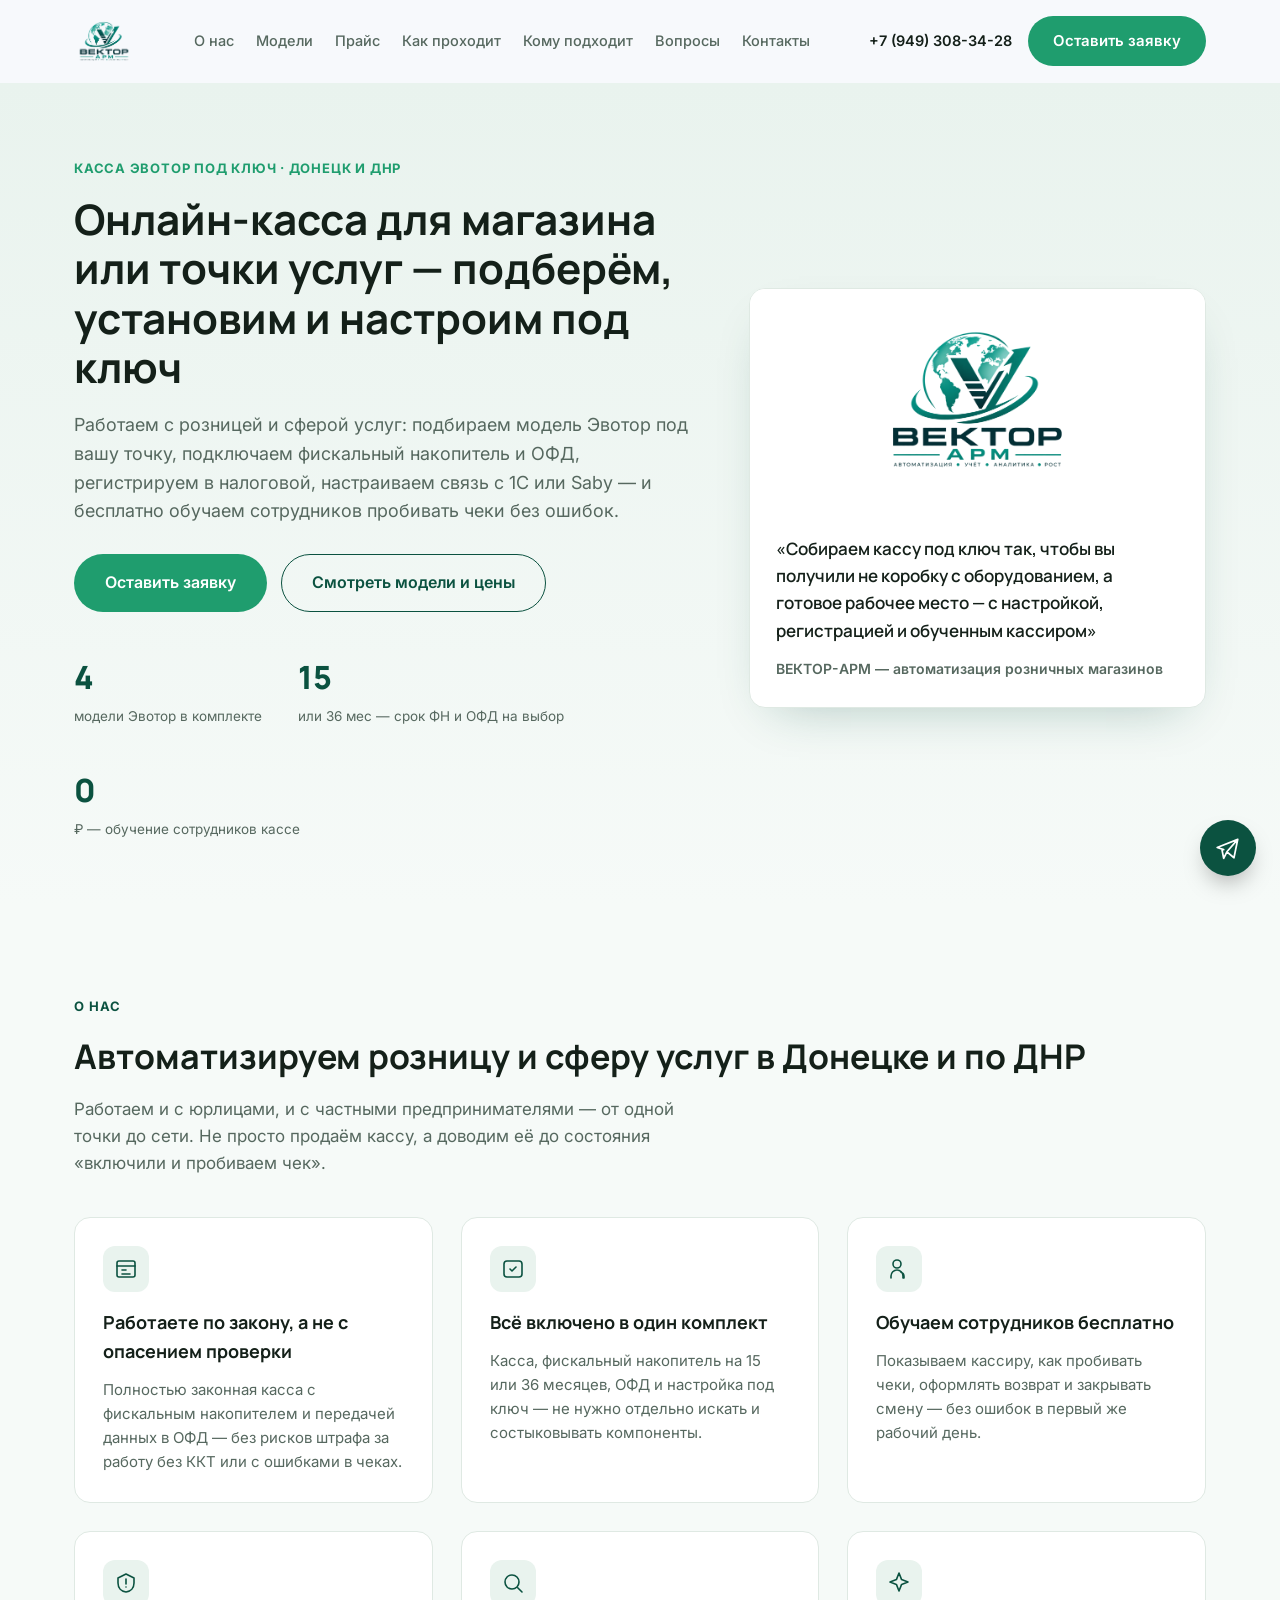
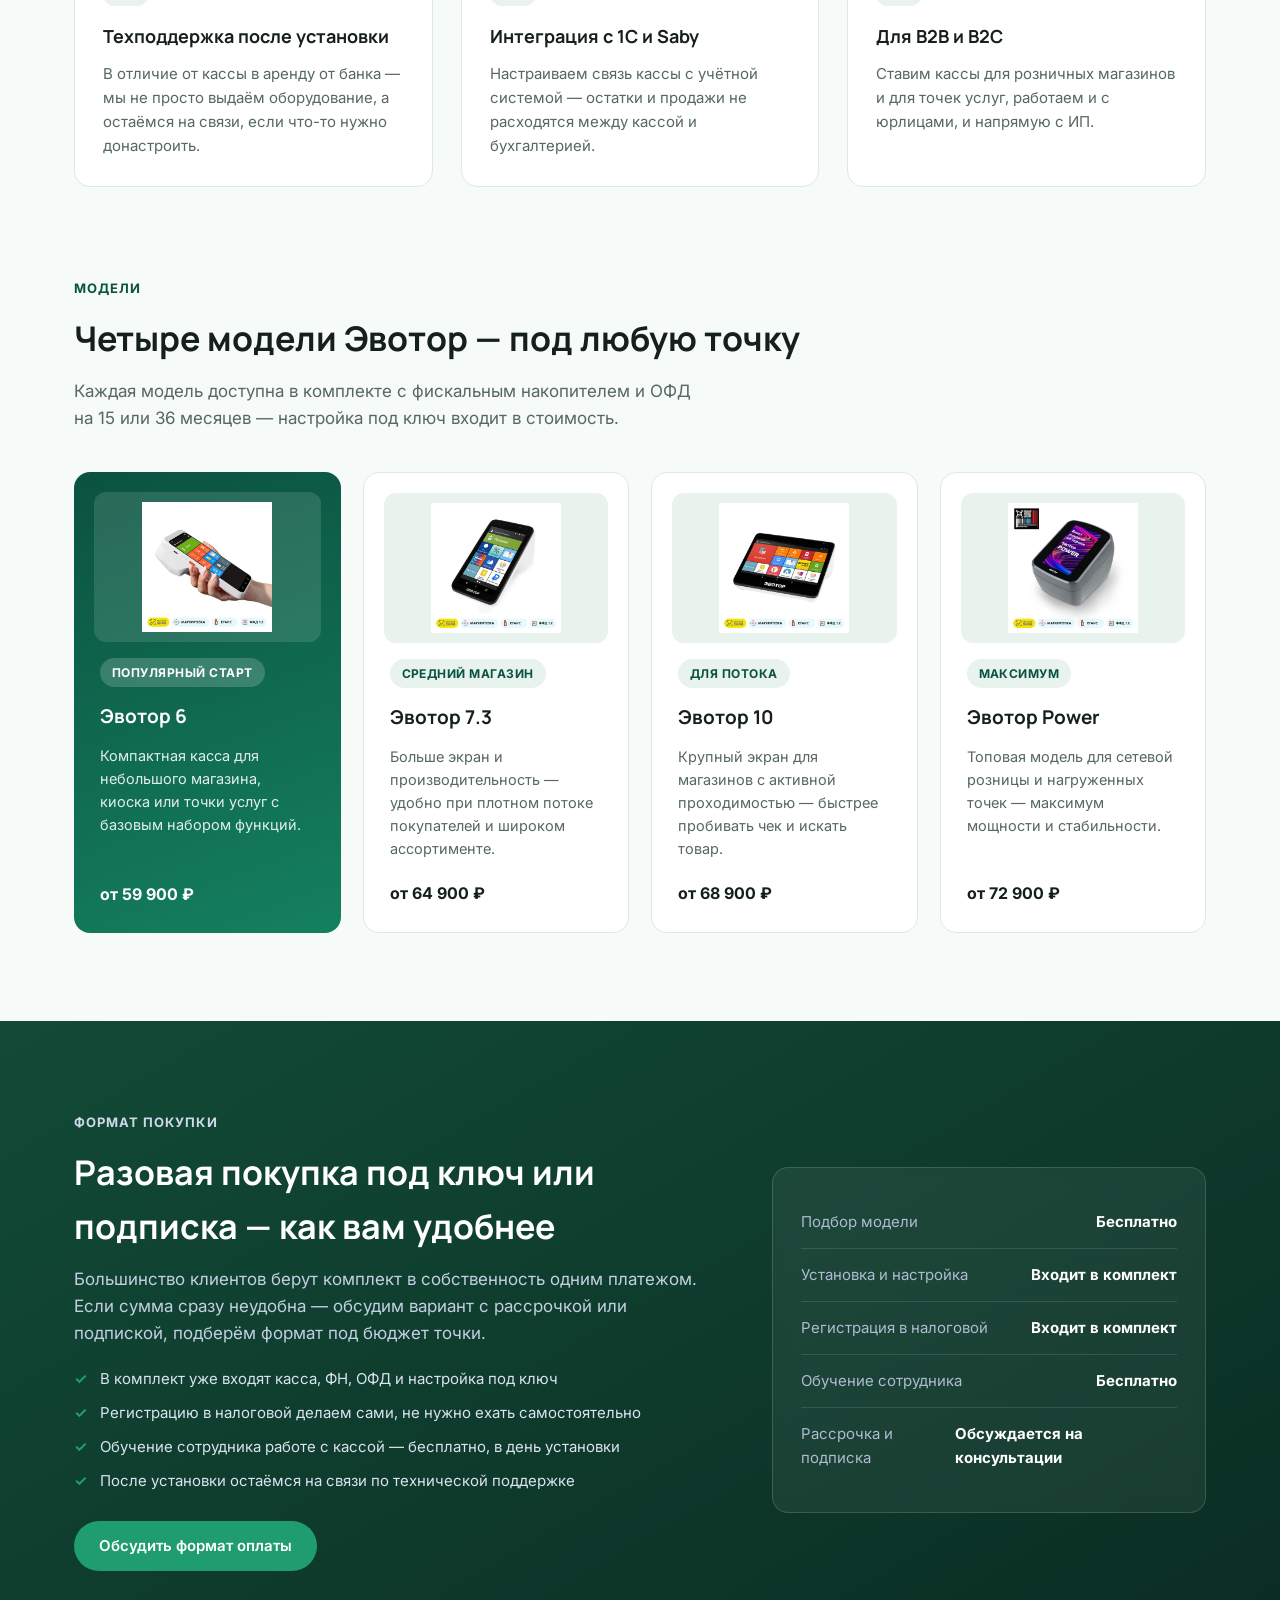
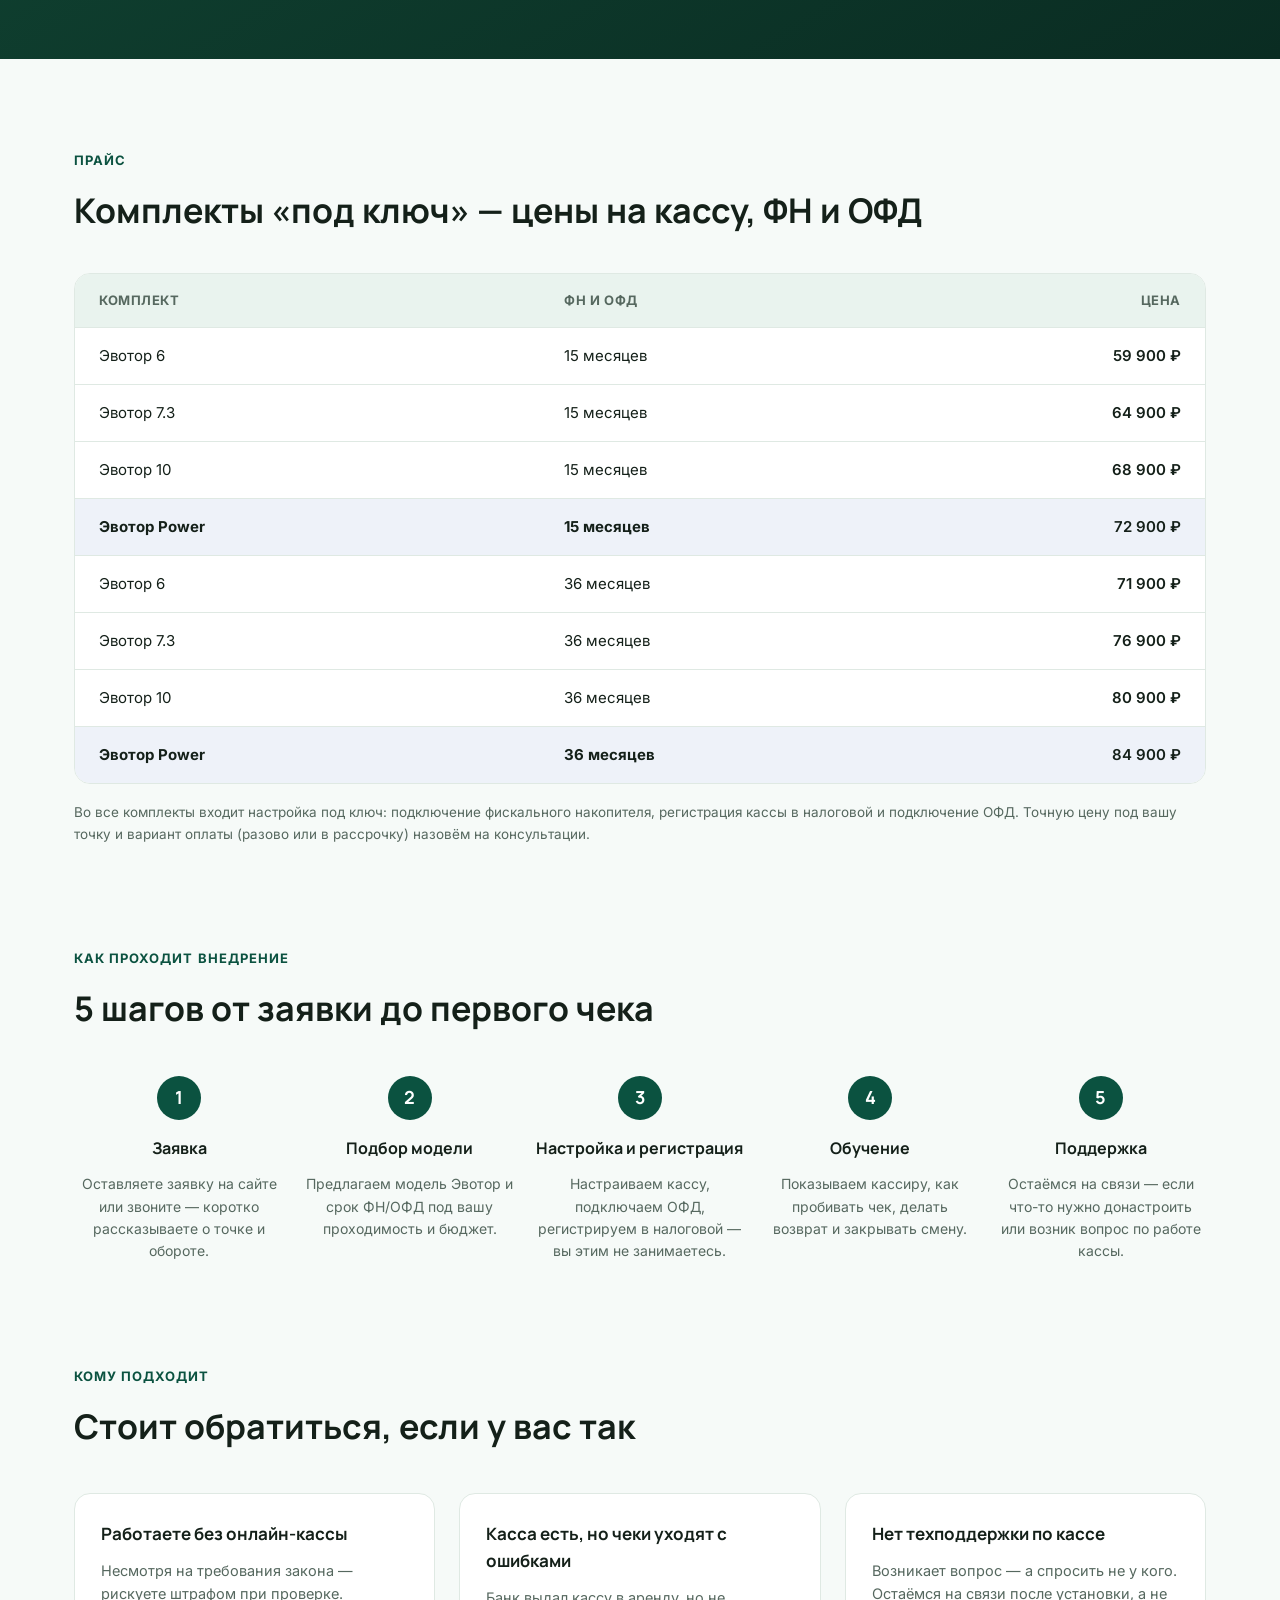
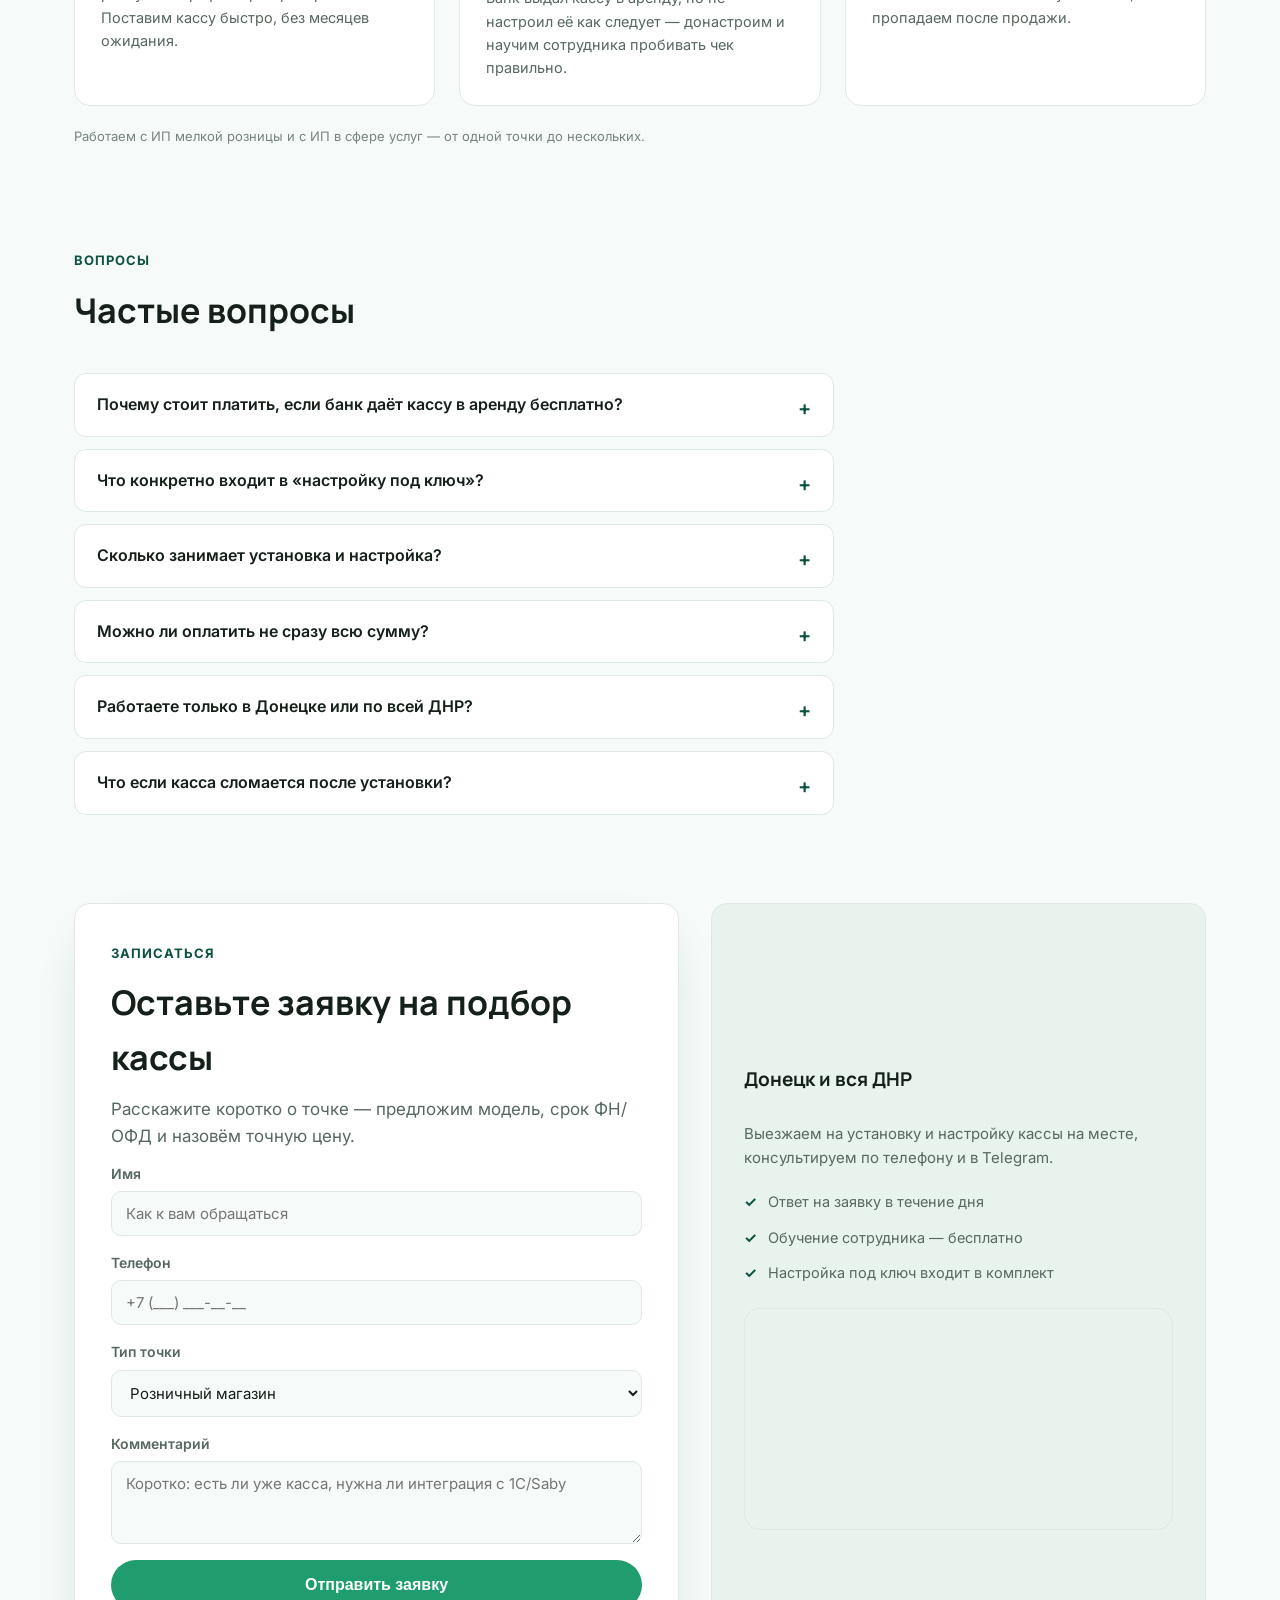
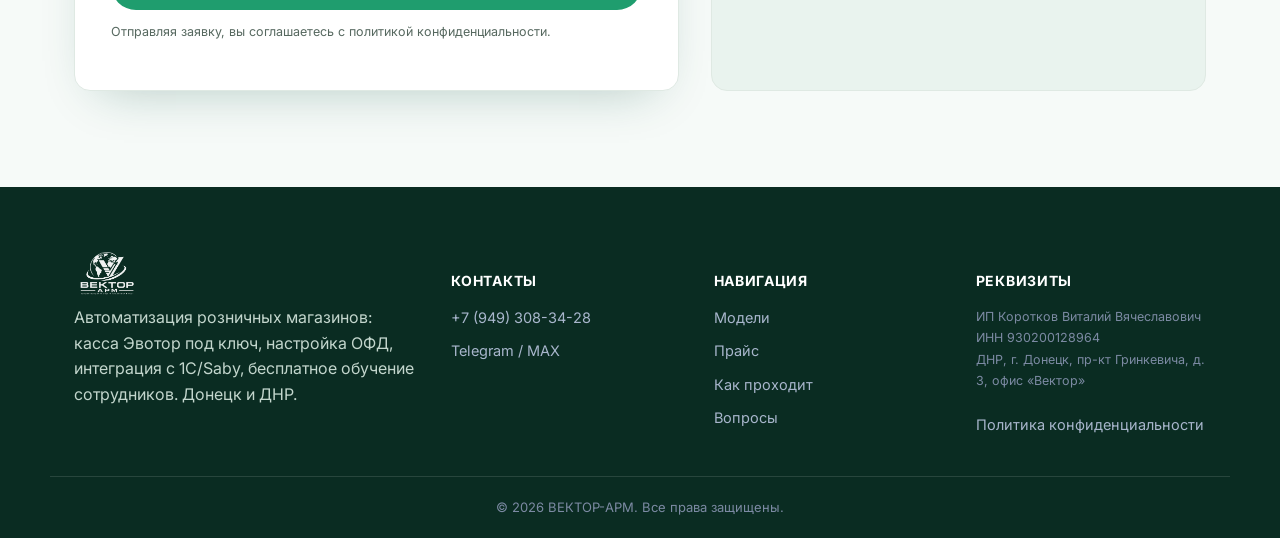
<file: index.html>
<!DOCTYPE html>
<html lang="ru">
<head>
<meta charset="UTF-8">
<meta name="viewport" content="width=device-width, initial-scale=1.0">
<title>Касса Эвотор под ключ — ВЕКТОР-АРМ, Донецк</title>
<meta name="description" content="Подбор, установка и настройка онлайн-кассы Эвотор под ключ в Донецке и по ДНР. ОФД, регистрация в налоговой, интеграция с 1С/Saby, бесплатное обучение персонала.">
<link rel="preconnect" href="https://fonts.googleapis.com">
<link rel="preconnect" href="https://fonts.gstatic.com" crossorigin>
<link href="https://fonts.googleapis.com/css2?family=Manrope:wght@600;700;800&family=Inter:wght@400;500;600;700;800&display=swap" rel="stylesheet">
<link rel="stylesheet" href="styles.css">
<link rel="stylesheet" href="blog/blog.css">
<link rel="alternate" type="application/rss+xml" title="Блог" href="feed.xml">
</head>
<body>

<header class="header" id="header">
  <div class="header__inner container">
    <a href="#" class="logo">
      <img src="img/logo.png" alt="ВЕКТОР-АРМ" class="logo__img">
    </a>
    <nav class="nav" id="nav">
      <a href="#about">О нас</a>
      <a href="#models">Модели</a>
      <a href="#price">Прайс</a>
      <a href="#process">Как проходит</a>
      <a href="#reviews">Кому подходит</a>
      <a href="#faq">Вопросы</a>
      <a href="#contacts">Контакты</a>
    <!-- BLOGNAV:START --><!-- BLOGNAV:END --></nav>
    <div class="header__actions">
      <a href="tel:+79493083428" class="header__phone">+7 (949) 308-34-28</a>
      <a href="#form" class="btn btn--primary">Оставить заявку</a>
      <button class="burger" id="burger" aria-label="Меню"><span></span><span></span><span></span></button>
    </div>
  </div>
</header>

<main>

  <!-- HERO -->
  <section class="hero">
    <div class="container hero__inner">
      <div class="hero__text">
        <span class="eyebrow">Касса Эвотор под ключ · Донецк и ДНР</span>
        <h1>Онлайн-касса для магазина или точки услуг — подберём, установим и настроим под ключ</h1>
        <p class="hero__lead">Работаем с розницей и сферой услуг: подбираем модель Эвотор под вашу точку, подключаем фискальный накопитель и ОФД, регистрируем в налоговой, настраиваем связь с 1С или Saby — и бесплатно обучаем сотрудников пробивать чеки без ошибок.</p>
        <div class="hero__cta">
          <a href="#form" class="btn btn--primary btn--lg">Оставить заявку</a>
          <a href="#models" class="btn btn--ghost btn--lg">Смотреть модели и цены</a>
        </div>
        <div class="hero__stats">
          <div class="stat"><span class="stat__num" data-target="4">0</span><span class="stat__label">модели Эвотор в комплекте</span></div>
          <div class="stat"><span class="stat__num" data-target="15">0</span><span class="stat__label">или 36 мес — срок ФН и ОФД на выбор</span></div>
          <div class="stat"><span class="stat__num" data-target="0">0</span><span class="stat__label">₽ — обучение сотрудников кассе</span></div>
        </div>
      </div>
      <div class="hero__card">
        <div class="hero__card-photo hero__card-photo--logo" aria-hidden="true">
          <img src="img/logo.png" alt="" class="hero__logo-img">
        </div>
        <div class="hero__card-body">
          <p class="hero__card-quote">«Собираем кассу под ключ так, чтобы вы получили не коробку с оборудованием, а готовое рабочее место — с настройкой, регистрацией и обученным кассиром»</p>
          <span class="hero__card-name">ВЕКТОР-АРМ — автоматизация розничных магазинов</span>
        </div>
      </div>
    </div>
  </section>

  <!-- ADVANTAGES -->
  <section class="adv-section" id="about">
    <div class="container">
      <span class="section-tag">О нас</span>
      <h2>Автоматизируем розницу и сферу услуг в Донецке и по ДНР</h2>
      <p class="section-lead">Работаем и с юрлицами, и с частными предпринимателями — от одной точки до сети. Не просто продаём кассу, а доводим её до состояния «включили и пробиваем чек».</p>
      <div class="adv-grid">
        <div class="adv">
          <div class="adv__icon"><svg viewBox="0 0 24 24" fill="none"><rect x="3" y="4" width="18" height="16" rx="2" stroke="currentColor" stroke-width="1.6"/><path d="M3 9h18M8 13h4M8 17h8" stroke="currentColor" stroke-width="1.6" stroke-linecap="round"/></svg></div>
          <h3>Работаете по закону, а не с опасением проверки</h3>
          <p>Полностью законная касса с фискальным накопителем и передачей данных в ОФД — без рисков штрафа за работу без ККТ или с ошибками в чеках.</p>
        </div>
        <div class="adv">
          <div class="adv__icon"><svg viewBox="0 0 24 24" fill="none"><path d="M9 12l2 2 4-4" stroke="currentColor" stroke-width="1.6" stroke-linecap="round" stroke-linejoin="round"/><rect x="3" y="4" width="18" height="16" rx="3" stroke="currentColor" stroke-width="1.6"/></svg></div>
          <h3>Всё включено в один комплект</h3>
          <p>Касса, фискальный накопитель на 15 или 36 месяцев, ОФД и настройка под ключ — не нужно отдельно искать и состыковывать компоненты.</p>
        </div>
        <div class="adv">
          <div class="adv__icon"><svg viewBox="0 0 24 24" fill="none"><path d="M4 21v-2a6 6 0 0112 0v2M10 11a4 4 0 100-8 4 4 0 000 8zM17 21v-1.5a4.5 4.5 0 00-3-4.24" stroke="currentColor" stroke-width="1.6" stroke-linecap="round"/></svg></div>
          <h3>Обучаем сотрудников бесплатно</h3>
          <p>Показываем кассиру, как пробивать чеки, оформлять возврат и закрывать смену — без ошибок в первый же рабочий день.</p>
        </div>
        <div class="adv">
          <div class="adv__icon"><svg viewBox="0 0 24 24" fill="none"><path d="M12 3l8 4v5c0 5-3.4 8.4-8 9-4.6-.6-8-4-8-9V7l8-4z" stroke="currentColor" stroke-width="1.6" stroke-linejoin="round"/><path d="M12 8v5M12 16h.01" stroke="currentColor" stroke-width="1.6" stroke-linecap="round"/></svg></div>
          <h3>Техподдержка после установки</h3>
          <p>В отличие от кассы в аренду от банка — мы не просто выдаём оборудование, а остаёмся на связи, если что-то нужно донастроить.</p>
        </div>
        <div class="adv">
          <div class="adv__icon"><svg viewBox="0 0 24 24" fill="none"><path d="M11 4a7 7 0 100 14 7 7 0 000-14z" stroke="currentColor" stroke-width="1.6"/><path d="M21 21l-4.3-4.3" stroke="currentColor" stroke-width="1.6" stroke-linecap="round"/></svg></div>
          <h3>Интеграция с 1С и Saby</h3>
          <p>Настраиваем связь кассы с учётной системой — остатки и продажи не расходятся между кассой и бухгалтерией.</p>
        </div>
        <div class="adv">
          <div class="adv__icon"><svg viewBox="0 0 24 24" fill="none"><path d="M12 2l2.6 6.6L21 11l-6.4 2.4L12 20l-2.6-6.6L3 11l6.4-2.4L12 2z" stroke="currentColor" stroke-width="1.6" stroke-linejoin="round"/></svg></div>
          <h3>Для B2B и B2C</h3>
          <p>Ставим кассы для розничных магазинов и для точек услуг, работаем и с юрлицами, и напрямую с ИП.</p>
        </div>
      </div>
    </div>
  </section>

  <!-- MODELS -->
  <section class="services" id="models">
    <div class="container">
      <span class="section-tag">Модели</span>
      <h2>Четыре модели Эвотор — под любую точку</h2>
      <p class="section-lead">Каждая модель доступна в комплекте с фискальным накопителем и ОФД на 15 или 36 месяцев — настройка под ключ входит в стоимость.</p>
      <div class="services-grid">
        <div class="service service--accent">
          <div class="service__photo"><img src="img/evotor-6.jpg" alt="Эвотор 6" loading="lazy"></div>
          <span class="service__badge">Популярный старт</span>
          <h3>Эвотор 6</h3>
          <p>Компактная касса для небольшого магазина, киоска или точки услуг с базовым набором функций.</p>
          <span class="service__price">от 59 900 ₽</span>
        </div>
        <div class="service">
          <div class="service__photo"><img src="img/evotor-7-3.jpg" alt="Эвотор 7.3" loading="lazy"></div>
          <span class="service__badge">Средний магазин</span>
          <h3>Эвотор 7.3</h3>
          <p>Больше экран и производительность — удобно при плотном потоке покупателей и широком ассортименте.</p>
          <span class="service__price">от 64 900 ₽</span>
        </div>
        <div class="service">
          <div class="service__photo"><img src="img/evotor-10.jpg" alt="Эвотор 10" loading="lazy"></div>
          <span class="service__badge">Для потока</span>
          <h3>Эвотор 10</h3>
          <p>Крупный экран для магазинов с активной проходимостью — быстрее пробивать чек и искать товар.</p>
          <span class="service__price">от 68 900 ₽</span>
        </div>
        <div class="service">
          <div class="service__photo"><img src="img/evotor-power.jpg" alt="Эвотор Power" loading="lazy"></div>
          <span class="service__badge">Максимум</span>
          <h3>Эвотор Power</h3>
          <p>Топовая модель для сетевой розницы и нагруженных точек — максимум мощности и стабильности.</p>
          <span class="service__price">от 72 900 ₽</span>
        </div>
      </div>
    </div>
  </section>

  <!-- SUBSCRIPTION MODEL -->
  <section class="camp" id="payment">
    <div class="container camp__inner">
      <div class="camp__text">
        <span class="section-tag section-tag--light">Формат покупки</span>
        <h2>Разовая покупка под ключ или подписка — как вам удобнее</h2>
        <p class="camp__lead">Большинство клиентов берут комплект в собственность одним платежом. Если сумма сразу неудобна — обсудим вариант с рассрочкой или подпиской, подберём формат под бюджет точки.</p>
        <ul class="camp__list">
          <li>В комплект уже входят касса, ФН, ОФД и настройка под ключ</li>
          <li>Регистрацию в налоговой делаем сами, не нужно ехать самостоятельно</li>
          <li>Обучение сотрудника работе с кассой — бесплатно, в день установки</li>
          <li>После установки остаёмся на связи по технической поддержке</li>
        </ul>
        <a href="#form" class="btn btn--primary">Обсудить формат оплаты</a>
      </div>
      <div class="camp__card">
        <div class="camp__card-row"><span>Подбор модели</span><strong>Бесплатно</strong></div>
        <div class="camp__card-row"><span>Установка и настройка</span><strong>Входит в комплект</strong></div>
        <div class="camp__card-row"><span>Регистрация в налоговой</span><strong>Входит в комплект</strong></div>
        <div class="camp__card-row"><span>Обучение сотрудника</span><strong>Бесплатно</strong></div>
        <div class="camp__card-row"><span>Рассрочка и подписка</span><strong>Обсуждается на консультации</strong></div>
      </div>
    </div>
  </section>

  <!-- PRICE -->
  <section class="price-section" id="price">
    <div class="container">
      <span class="section-tag">Прайс</span>
      <h2>Комплекты «под ключ» — цены на кассу, ФН и ОФД</h2>
      <div class="price-table">
        <div class="price-row price-row--head"><span>Комплект</span><span>ФН и ОФД</span><span>Цена</span></div>
        <div class="price-row"><span>Эвотор 6</span><span>15 месяцев</span><span>59 900 ₽</span></div>
        <div class="price-row"><span>Эвотор 7.3</span><span>15 месяцев</span><span>64 900 ₽</span></div>
        <div class="price-row"><span>Эвотор 10</span><span>15 месяцев</span><span>68 900 ₽</span></div>
        <div class="price-row price-row--accent"><span>Эвотор Power</span><span>15 месяцев</span><span>72 900 ₽</span></div>
        <div class="price-row"><span>Эвотор 6</span><span>36 месяцев</span><span>71 900 ₽</span></div>
        <div class="price-row"><span>Эвотор 7.3</span><span>36 месяцев</span><span>76 900 ₽</span></div>
        <div class="price-row"><span>Эвотор 10</span><span>36 месяцев</span><span>80 900 ₽</span></div>
        <div class="price-row price-row--accent"><span>Эвотор Power</span><span>36 месяцев</span><span>84 900 ₽</span></div>
      </div>
      <p class="price-note">Во все комплекты входит настройка под ключ: подключение фискального накопителя, регистрация кассы в налоговой и подключение ОФД. Точную цену под вашу точку и вариант оплаты (разово или в рассрочку) назовём на консультации.</p>
    </div>
  </section>

  <!-- PROCESS -->
  <section class="process" id="process">
    <div class="container">
      <span class="section-tag">Как проходит внедрение</span>
      <h2>5 шагов от заявки до первого чека</h2>
      <div class="process-grid">
        <div class="step"><span class="step__num">1</span><h3>Заявка</h3><p>Оставляете заявку на сайте или звоните — коротко рассказываете о точке и обороте.</p></div>
        <div class="step"><span class="step__num">2</span><h3>Подбор модели</h3><p>Предлагаем модель Эвотор и срок ФН/ОФД под вашу проходимость и бюджет.</p></div>
        <div class="step"><span class="step__num">3</span><h3>Настройка и регистрация</h3><p>Настраиваем кассу, подключаем ОФД, регистрируем в налоговой — вы этим не занимаетесь.</p></div>
        <div class="step"><span class="step__num">4</span><h3>Обучение</h3><p>Показываем кассиру, как пробивать чек, делать возврат и закрывать смену.</p></div>
        <div class="step"><span class="step__num">5</span><h3>Поддержка</h3><p>Остаёмся на связи — если что-то нужно донастроить или возник вопрос по работе кассы.</p></div>
      </div>
    </div>
  </section>

  <!-- WHO IT'S FOR -->
  <section class="reviews" id="reviews">
    <div class="container">
      <span class="section-tag">Кому подходит</span>
      <h2>Стоит обратиться, если у вас так</h2>
      <div class="reviews-grid">
        <div class="review">
          <h3>Работаете без онлайн-кассы</h3>
          <p>Несмотря на требования закона — рискуете штрафом при проверке. Поставим кассу быстро, без месяцев ожидания.</p>
        </div>
        <div class="review">
          <h3>Касса есть, но чеки уходят с ошибками</h3>
          <p>Банк выдал кассу в аренду, но не настроил её как следует — донастроим и научим сотрудника пробивать чек правильно.</p>
        </div>
        <div class="review">
          <h3>Нет техподдержки по кассе</h3>
          <p>Возникает вопрос — а спросить не у кого. Остаёмся на связи после установки, а не пропадаем после продажи.</p>
        </div>
      </div>
      <p class="reviews__note">Работаем с ИП мелкой розницы и с ИП в сфере услуг — от одной точки до нескольких.</p>
    </div>
  </section>

  <!-- FAQ -->
  <section class="faq" id="faq">
    <div class="container">
      <span class="section-tag">Вопросы</span>
      <h2>Частые вопросы</h2>
      <div class="faq__list">
        <details class="faq__item">
          <summary>Почему стоит платить, если банк даёт кассу в аренду бесплатно?</summary>
          <p>Банк выдаёт оборудование, но обычно не настраивает его под вашу точку и не обучает сотрудника — отсюда ошибки в чеках и вопросы без ответа. Мы берём на себя настройку, регистрацию и обучение, а не просто отдаём коробку.</p>
        </details>
        <details class="faq__item">
          <summary>Что конкретно входит в «настройку под ключ»?</summary>
          <p>Подключение фискального накопителя, настройка кассовой программы, регистрация кассы в налоговой, подключение ОФД и обучение сотрудника — вы получаете полностью рабочее место, а не набор деталей.</p>
        </details>
        <details class="faq__item">
          <summary>Сколько занимает установка и настройка?</summary>
          <p>Обычно 1 рабочий день с момента, когда оборудование и документы на точку готовы — точный срок называем на консультации, в зависимости от загрузки.</p>
        </details>
        <details class="faq__item">
          <summary>Можно ли оплатить не сразу всю сумму?</summary>
          <p>Да, помимо разовой покупки обсуждаем вариант с рассрочкой или подпиской — расскажем об условиях на консультации.</p>
        </details>
        <details class="faq__item">
          <summary>Работаете только в Донецке или по всей ДНР?</summary>
          <p>Работаем в Донецке и по территории ДНР — уточните адрес точки при заявке, скажем точно по срокам выезда.</p>
        </details>
        <details class="faq__item">
          <summary>Что если касса сломается после установки?</summary>
          <p>Остаёмся на связи по технической поддержке — подскажем, что делать, и поможем с обращением по гарантии, если потребуется.</p>
        </details>
      </div>
    </div>
  </section>

  <!-- FORM -->
  <section class="form-section" id="form">
    <div class="container form-section__inner">
      <div class="form-card">
        <span class="section-tag">Записаться</span>
        <h2>Оставьте заявку на подбор кассы</h2>
        <p class="section-lead">Расскажите коротко о точке — предложим модель, срок ФН/ОФД и назовём точную цену.</p>
        <form id="leadForm" class="form">
          <input type="text" name="_gotcha" style="display:none" tabindex="-1" autocomplete="off">
          <label>Имя
            <input type="text" name="name" placeholder="Как к вам обращаться" required>
          </label>
          <label>Телефон
            <input type="tel" name="phone" placeholder="+7 (___) ___-__-__" required>
          </label>
          <label>Тип точки
            <select name="type">
              <option>Розничный магазин</option>
              <option>Сфера услуг</option>
              <option>Кафе или общепит</option>
              <option>Другое</option>
            </select>
          </label>
          <label>Комментарий
            <textarea name="comment" placeholder="Коротко: есть ли уже касса, нужна ли интеграция с 1С/Saby" rows="3"></textarea>
          </label>
          <button type="submit" class="btn btn--primary btn--lg">Отправить заявку</button>
          <p class="form-note">Отправляя заявку, вы соглашаетесь с <a href="privacy.html">политикой конфиденциальности</a>.</p>
        </form>
      </div>
      <div class="info-card">
        <h3>Донецк и вся ДНР</h3>
        <p>Выезжаем на установку и настройку кассы на месте, консультируем по телефону и в Telegram.</p>
        <ul class="info-card__list">
          <li>Ответ на заявку в течение дня</li>
          <li>Обучение сотрудника — бесплатно</li>
          <li>Настройка под ключ входит в комплект</li>
        </ul>
        <div class="map-frame">
          <iframe src="https://yandex.ru/map-widget/v1/?text=ДНР%2C%20Донецк%2C%20проспект%20Гринкевича%2C%203&z=16" loading="lazy" title="ДНР, г. Донецк, пр-кт Гринкевича, д. 3"></iframe>
        </div>
      </div>
    </div>
  </section>

<!-- BLOG:START --><!-- BLOG:END -->
</main>

<footer class="footer" id="contacts">
  <div class="container footer__inner">
    <div class="footer__col">
      <a href="#" class="logo logo--footer"><img src="img/logo.png" alt="ВЕКТОР-АРМ" class="logo__img logo__img--footer"></a>
      <p>Автоматизация розничных магазинов: касса Эвотор под ключ, настройка ОФД, интеграция с 1С/Saby, бесплатное обучение сотрудников. Донецк и ДНР.</p>
    </div>
    <div class="footer__col">
      <h4>Контакты</h4>
      <a href="tel:+79493083428">+7 (949) 308-34-28</a>
      <a href="https://t.me/+79493083428" target="_blank" rel="noopener">Telegram / MAX</a>
    </div>
    <div class="footer__col">
      <h4>Навигация</h4>
      <a href="#models">Модели</a>
      <a href="#price">Прайс</a>
      <a href="#process">Как проходит</a>
      <a href="#faq">Вопросы</a>
    </div>
    <div class="footer__col">
      <h4>Реквизиты</h4>
      <p class="footer__legal">ИП Коротков Виталий Вячеславович<br>ИНН 930200128964<br>ДНР, г. Донецк, пр-кт Гринкевича, д. 3, офис «Вектор»</p>
      <a href="privacy.html">Политика конфиденциальности</a>
    </div>
  </div>
  <div class="footer__bottom container">
    <span>&copy; <span id="year"></span> ВЕКТОР-АРМ. Все права защищены.</span>
  </div>
</footer>

<a href="https://t.me/+79493083428" target="_blank" rel="noopener" class="fab" aria-label="Написать в Telegram">
  <svg viewBox="0 0 24 24" fill="none"><path d="M21 4L2 11.5l6 2m13-9.5l-3.5 17L11 15.5m10-11.5L11 15.5m0 0l-3 6-1.5-7.5" stroke="currentColor" stroke-width="1.6" stroke-linecap="round" stroke-linejoin="round"/></svg>
</a>

<script src="script.js"></script>
</body>
</html>
</file>
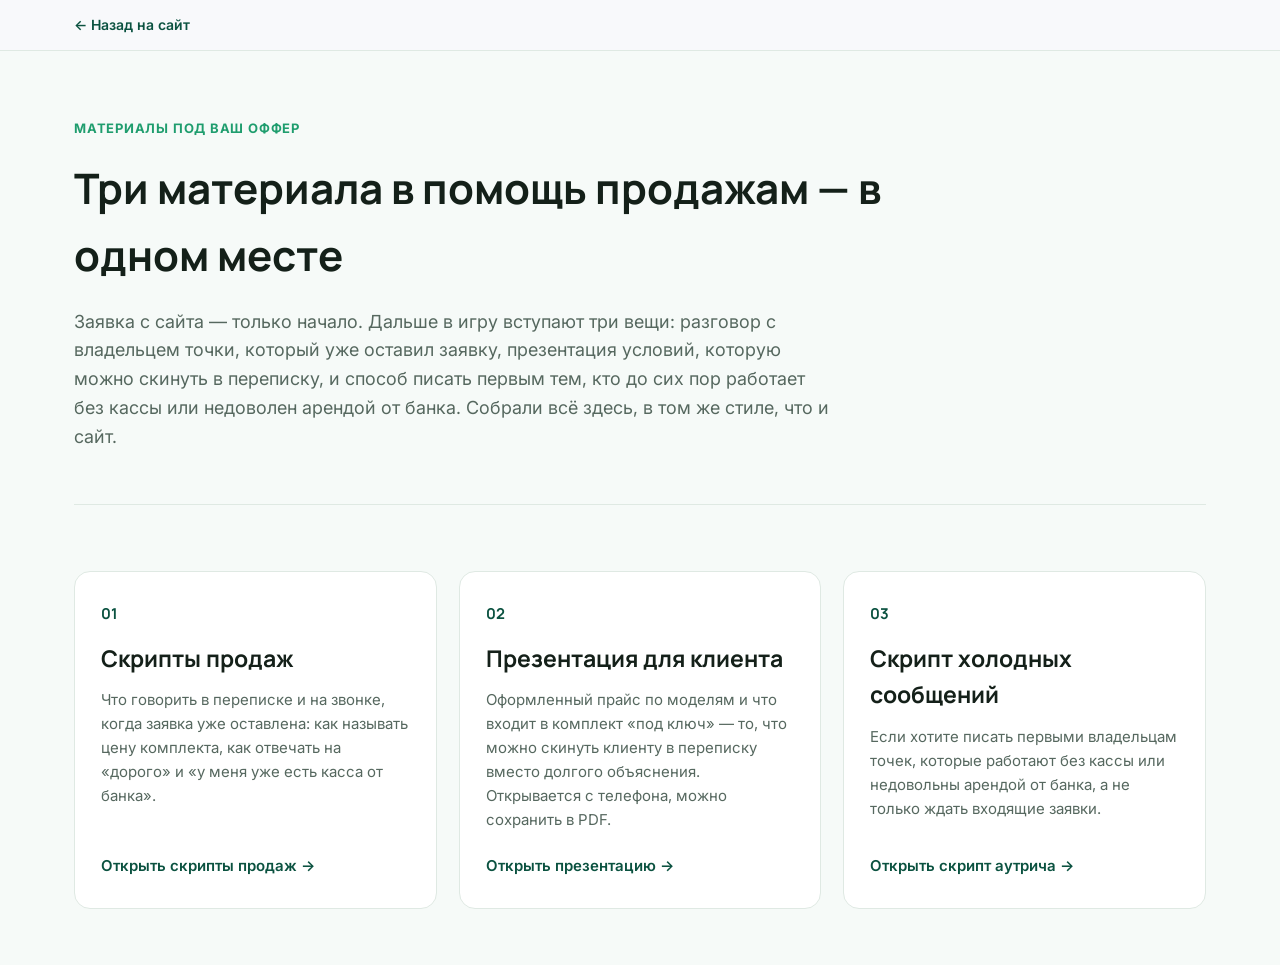
<file: materials.html>
<!DOCTYPE html>
<html lang="ru">
<head>
<meta charset="UTF-8">
<meta name="viewport" content="width=device-width, initial-scale=1.0">
<title>Материалы для продаж — ВЕКТОР-АРМ</title>
<meta name="description" content="Скрипты продаж, презентация для клиента и скрипт холодных сообщений — три материала под установку касс, в одном месте.">
<meta name="robots" content="noindex">
<link rel="preconnect" href="https://fonts.googleapis.com">
<link rel="preconnect" href="https://fonts.gstatic.com" crossorigin>
<link href="https://fonts.googleapis.com/css2?family=Manrope:wght@600;700;800&family=Inter:wght@400;500;600;700;800&display=swap" rel="stylesheet">
<link rel="stylesheet" href="styles.css">
<link rel="stylesheet" href="materials.css">
</head>
<body>

<div class="doc-bar">
  <div class="doc-bar__inner">
    <a href="index.html" class="doc-bar__back">← <span>Назад на сайт</span></a>
  </div>
</div>

<div class="container">

  <section class="doc-hero">
    <p class="eyebrow">Материалы под ваш оффер</p>
    <h1>Три материала в помощь продажам — в одном месте</h1>
    <p class="doc-hero__lead">Заявка с сайта — только начало. Дальше в игру вступают три вещи: разговор с владельцем точки, который уже оставил заявку, презентация условий, которую можно скинуть в переписку, и способ писать первым тем, кто до сих пор работает без кассы или недоволен арендой от банка. Собрали всё здесь, в том же стиле, что и сайт.</p>
  </section>

  <section class="doc-section">
    <div class="hub-grid">

      <div class="hub-card">
        <span class="hub-card__num">01</span>
        <p class="hub-card__title">Скрипты продаж</p>
        <p class="hub-card__lead">Что говорить в переписке и на звонке, когда заявка уже оставлена: как называть цену комплекта, как отвечать на «дорого» и «у меня уже есть касса от банка».</p>
        <a href="scripts.html" class="hub-card__link">Открыть скрипты продаж →</a>
      </div>

      <div class="hub-card">
        <span class="hub-card__num">02</span>
        <p class="hub-card__title">Презентация для клиента</p>
        <p class="hub-card__lead">Оформленный прайс по моделям и что входит в комплект «под ключ» — то, что можно скинуть клиенту в переписку вместо долгого объяснения. Открывается с телефона, можно сохранить в PDF.</p>
        <a href="presentation.html" class="hub-card__link">Открыть презентацию →</a>
      </div>

      <div class="hub-card">
        <span class="hub-card__num">03</span>
        <p class="hub-card__title">Скрипт холодных сообщений</p>
        <p class="hub-card__lead">Если хотите писать первыми владельцам точек, которые работают без кассы или недовольны арендой от банка, а не только ждать входящие заявки.</p>
        <a href="outreach.html" class="hub-card__link">Открыть скрипт аутрича →</a>
      </div>

    </div>
  </section>

</div>

</body>
</html>
</file>
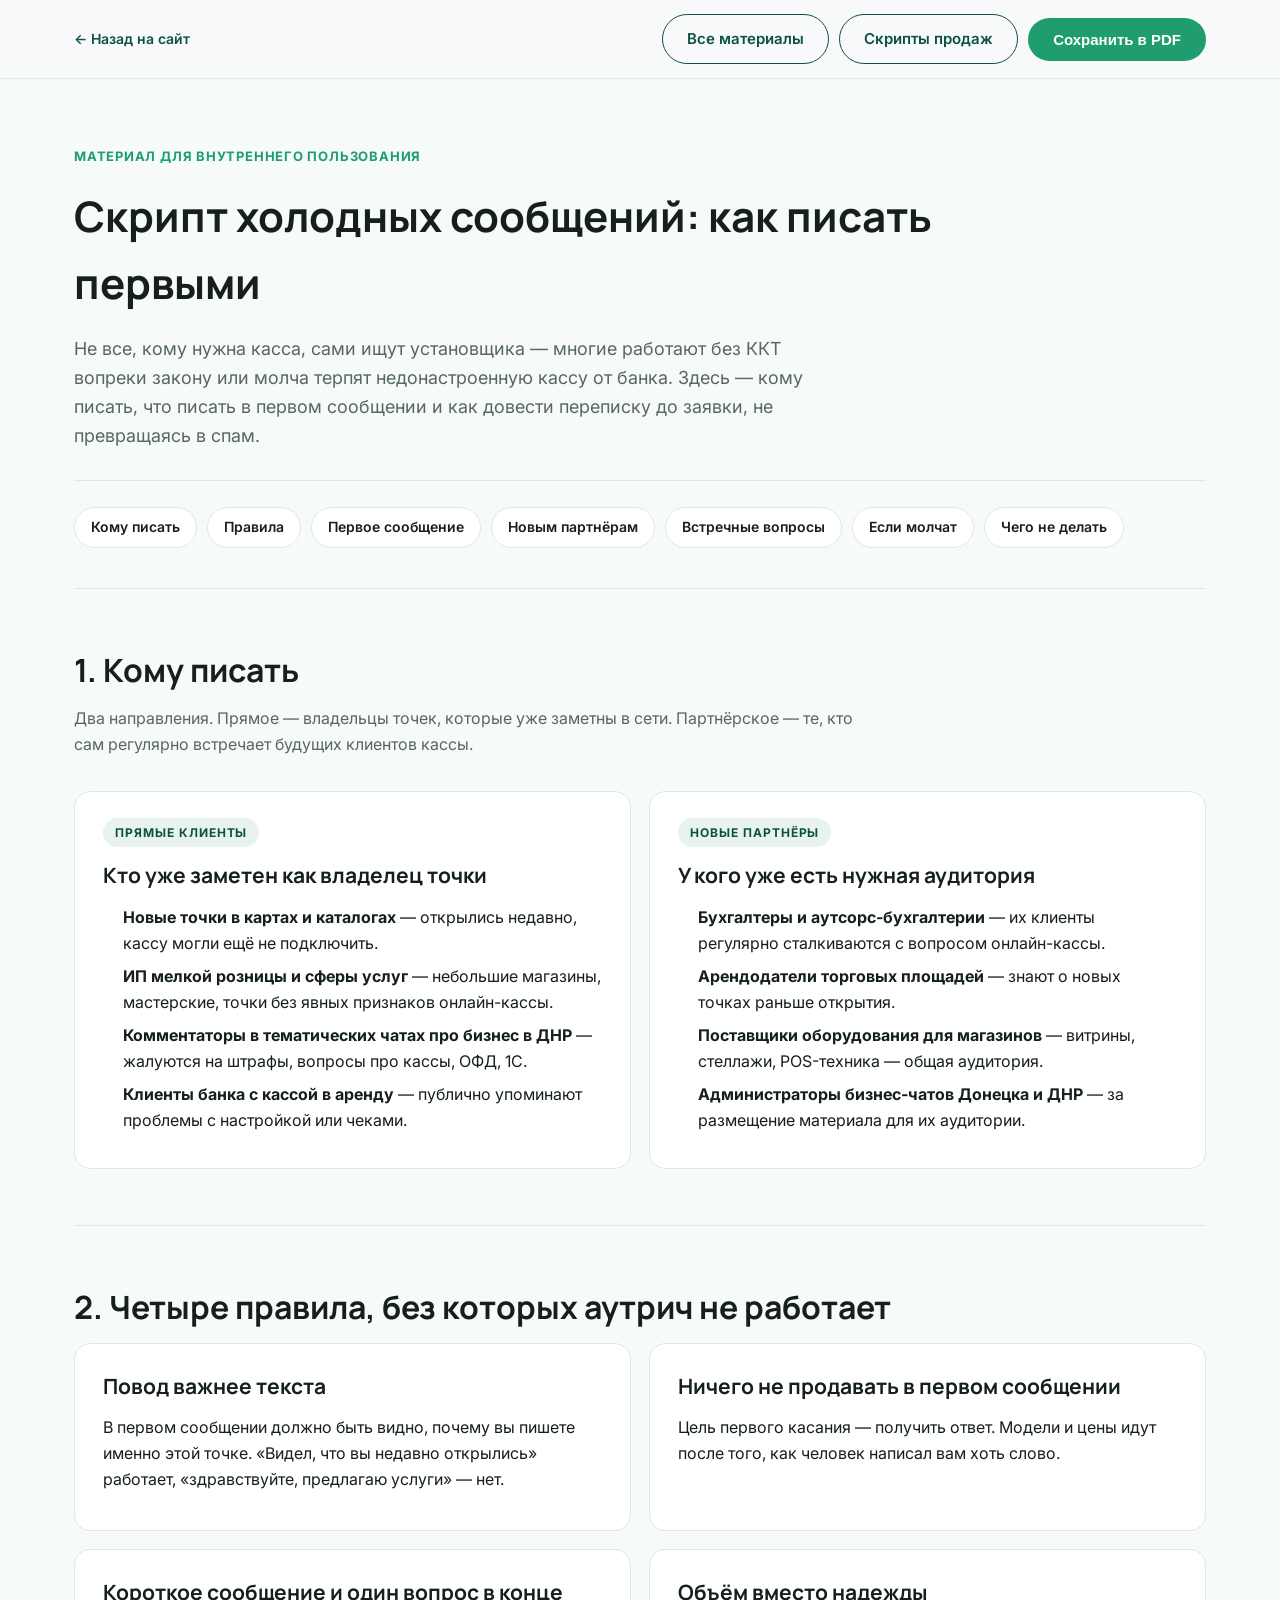
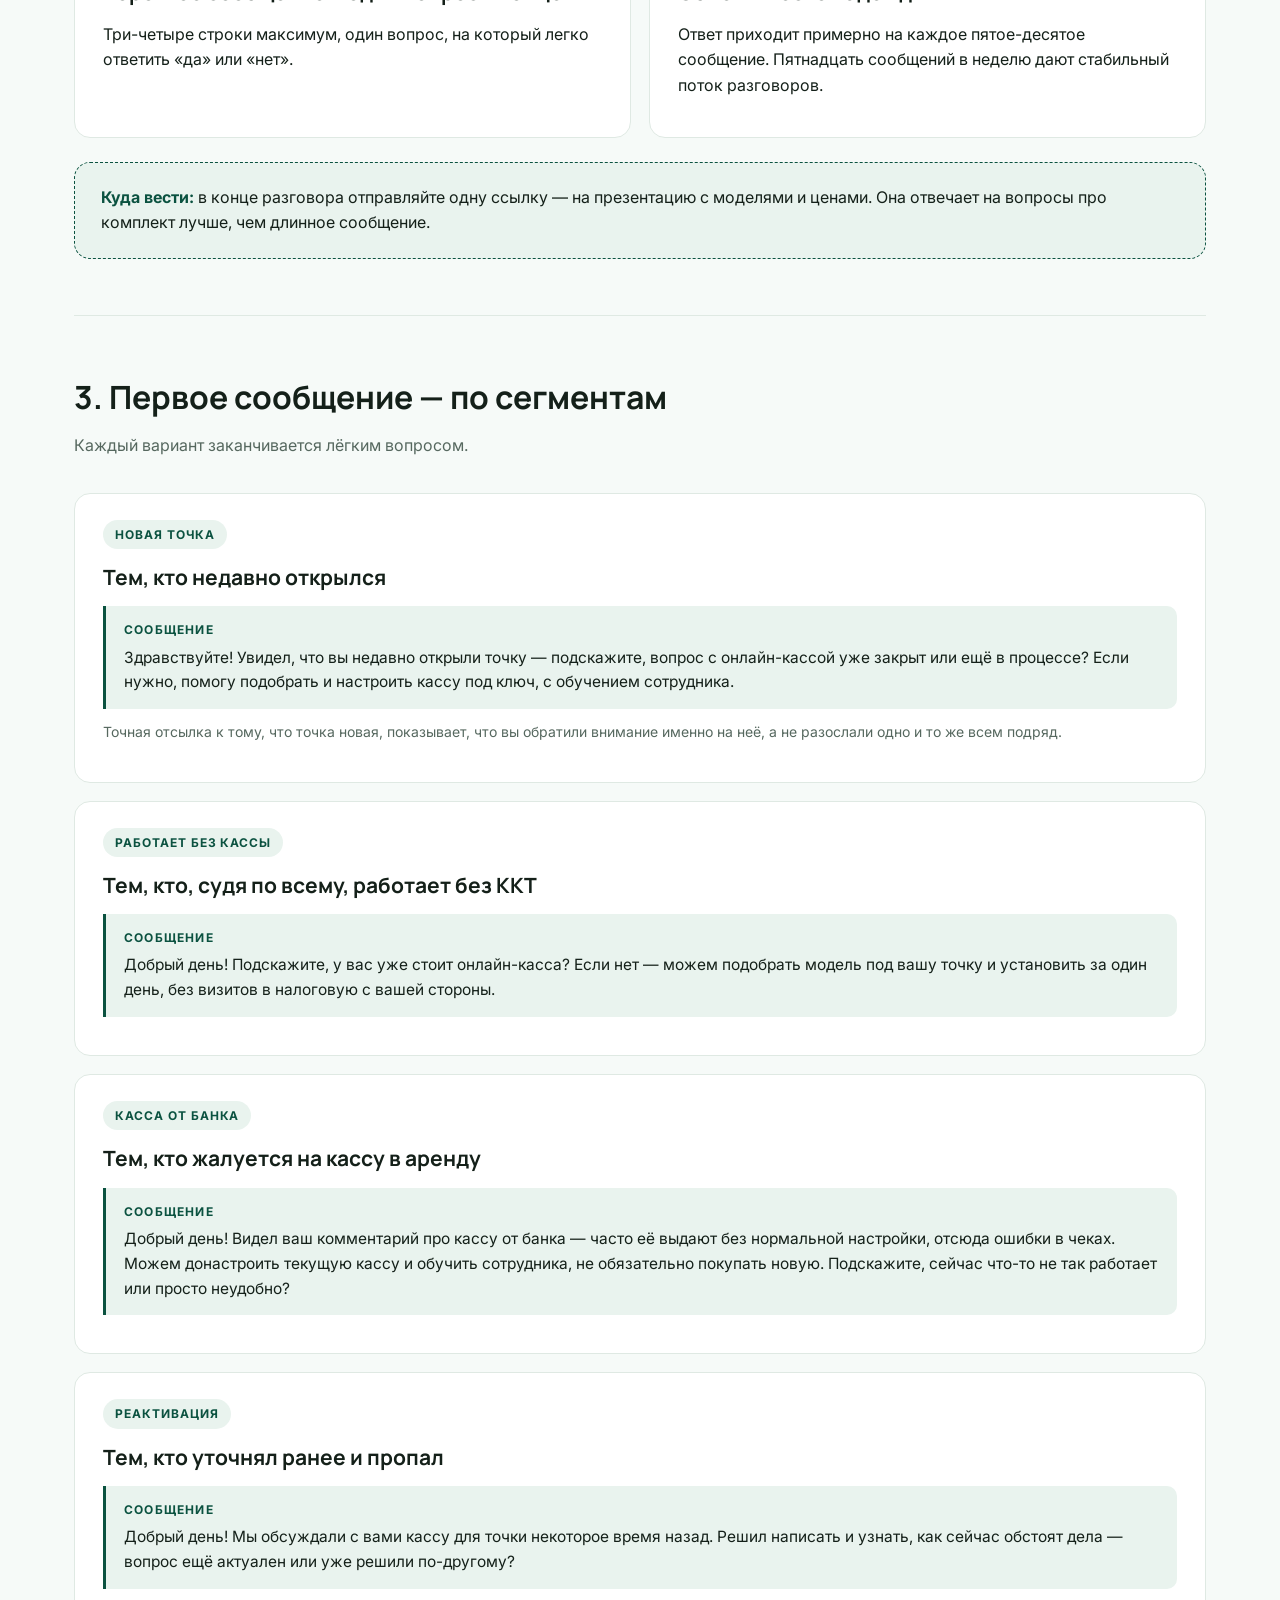
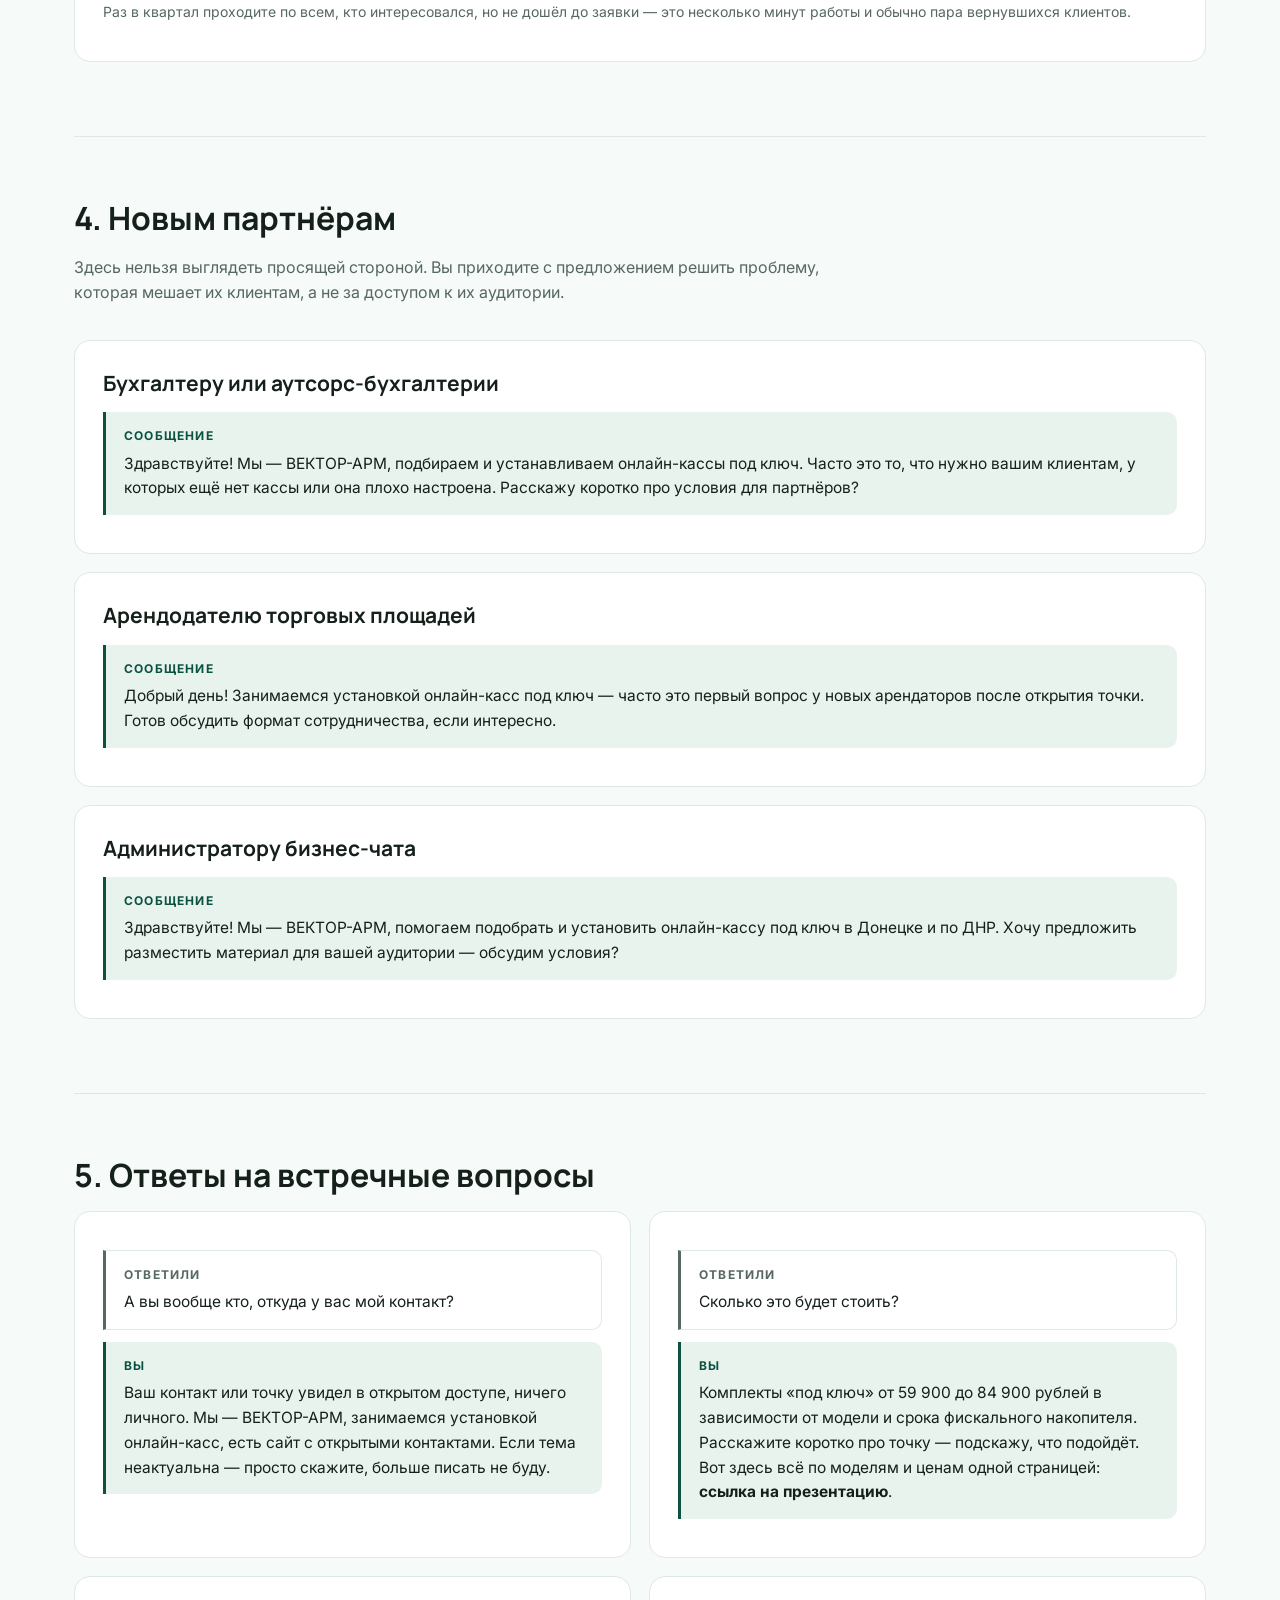
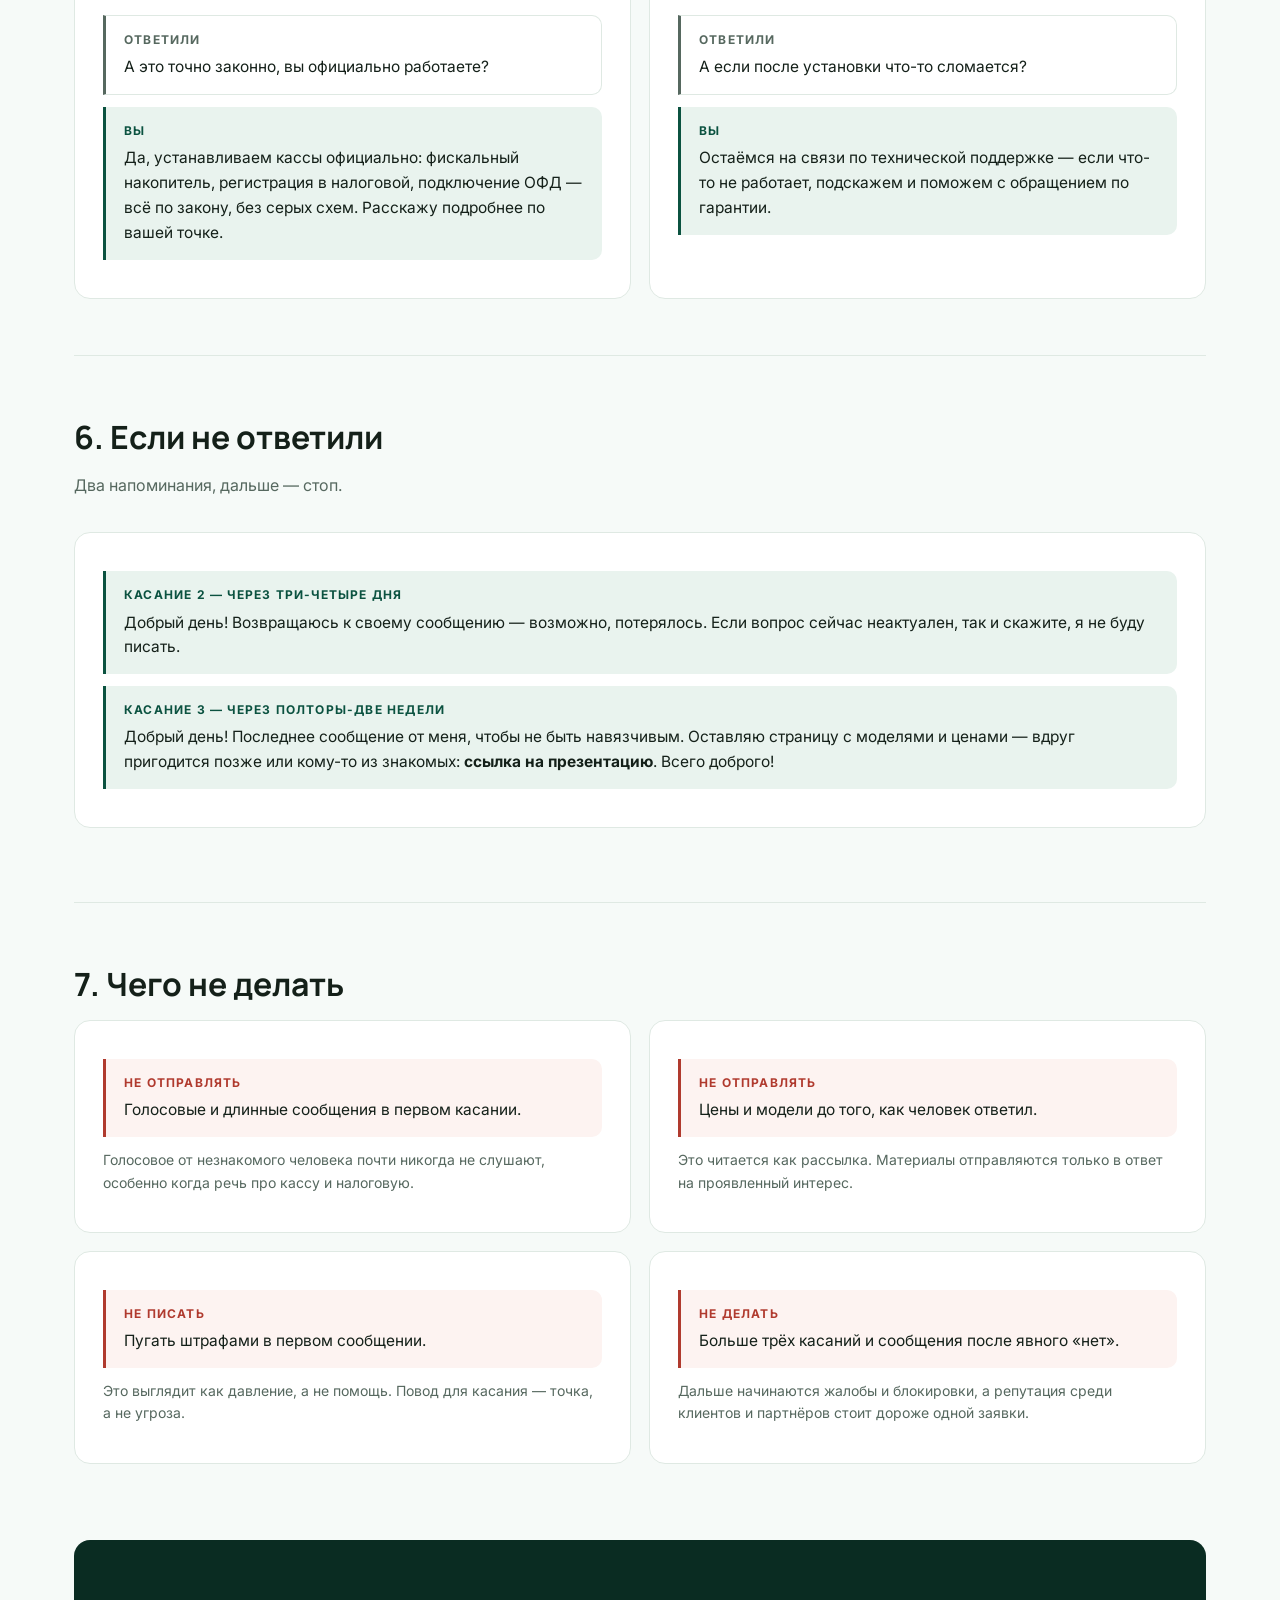
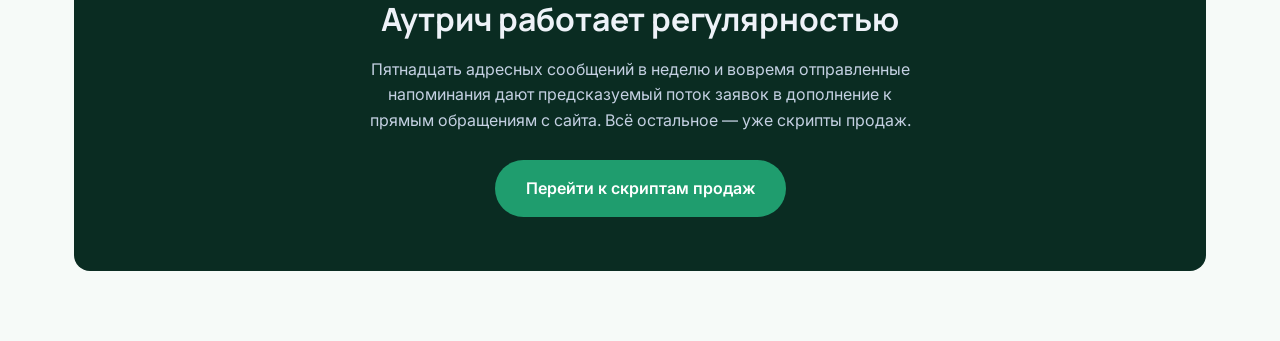
<file: outreach.html>
<!DOCTYPE html>
<html lang="ru">
<head>
<meta charset="UTF-8">
<meta name="viewport" content="width=device-width, initial-scale=1.0">
<title>Скрипт холодных сообщений — ВЕКТОР-АРМ</title>
<meta name="description" content="Как писать первыми владельцам точек, которым нужна касса: сегменты, первое сообщение, ответы на встречные вопросы, цепочка касаний.">
<meta name="robots" content="noindex">
<link rel="preconnect" href="https://fonts.googleapis.com">
<link rel="preconnect" href="https://fonts.gstatic.com" crossorigin>
<link href="https://fonts.googleapis.com/css2?family=Manrope:wght@600;700;800&family=Inter:wght@400;500;600;700;800&display=swap" rel="stylesheet">
<link rel="stylesheet" href="styles.css">
<link rel="stylesheet" href="materials.css">
</head>
<body>

<div class="doc-bar">
  <div class="doc-bar__inner">
    <a href="index.html" class="doc-bar__back">← <span>Назад на сайт</span></a>
    <div class="doc-bar__actions">
      <a href="materials.html" class="btn btn--ghost">Все материалы</a>
      <a href="scripts.html" class="btn btn--ghost">Скрипты продаж</a>
      <button class="btn btn--primary" onclick="window.print()">Сохранить в PDF</button>
    </div>
  </div>
</div>

<div class="container">

  <section class="doc-hero">
    <p class="eyebrow">Материал для внутреннего пользования</p>
    <h1>Скрипт холодных сообщений: как писать первыми</h1>
    <p class="doc-hero__lead">Не все, кому нужна касса, сами ищут установщика — многие работают без ККТ вопреки закону или молча терпят недонастроенную кассу от банка. Здесь — кому писать, что писать в первом сообщении и как довести переписку до заявки, не превращаясь в спам.</p>
    <nav class="toc">
      <a href="#who">Кому писать</a>
      <a href="#rules">Правила</a>
      <a href="#first">Первое сообщение</a>
      <a href="#partners">Новым партнёрам</a>
      <a href="#answers">Встречные вопросы</a>
      <a href="#followup">Если молчат</a>
      <a href="#stop">Чего не делать</a>
    </nav>
  </section>

  <section class="doc-section" id="who">
    <h2>1. Кому писать</h2>
    <p class="doc-section__lead">Два направления. Прямое — владельцы точек, которые уже заметны в сети. Партнёрское — те, кто сам регулярно встречает будущих клиентов кассы.</p>

    <div class="grid-2">
      <div class="card">
        <span class="tag">Прямые клиенты</span>
        <p class="card__title">Кто уже заметен как владелец точки</p>
        <ul class="ul">
          <li><b>Новые точки в картах и каталогах</b> — открылись недавно, кассу могли ещё не подключить.</li>
          <li><b>ИП мелкой розницы и сферы услуг</b> — небольшие магазины, мастерские, точки без явных признаков онлайн-кассы.</li>
          <li><b>Комментаторы в тематических чатах про бизнес в ДНР</b> — жалуются на штрафы, вопросы про кассы, ОФД, 1С.</li>
          <li><b>Клиенты банка с кассой в аренду</b> — публично упоминают проблемы с настройкой или чеками.</li>
        </ul>
      </div>
      <div class="card">
        <span class="tag">Новые партнёры</span>
        <p class="card__title">У кого уже есть нужная аудитория</p>
        <ul class="ul">
          <li><b>Бухгалтеры и аутсорс-бухгалтерии</b> — их клиенты регулярно сталкиваются с вопросом онлайн-кассы.</li>
          <li><b>Арендодатели торговых площадей</b> — знают о новых точках раньше открытия.</li>
          <li><b>Поставщики оборудования для магазинов</b> — витрины, стеллажи, POS-техника — общая аудитория.</li>
          <li><b>Администраторы бизнес-чатов Донецка и ДНР</b> — за размещение материала для их аудитории.</li>
        </ul>
      </div>
    </div>
  </section>

  <section class="doc-section" id="rules">
    <h2>2. Четыре правила, без которых аутрич не работает</h2>
    <div class="grid-2">
      <div class="card">
        <p class="card__title">Повод важнее текста</p>
        <p>В первом сообщении должно быть видно, почему вы пишете именно этой точке. «Видел, что вы недавно открылись» работает, «здравствуйте, предлагаю услуги» — нет.</p>
      </div>
      <div class="card">
        <p class="card__title">Ничего не продавать в первом сообщении</p>
        <p>Цель первого касания — получить ответ. Модели и цены идут после того, как человек написал вам хоть слово.</p>
      </div>
      <div class="card">
        <p class="card__title">Короткое сообщение и один вопрос в конце</p>
        <p>Три-четыре строки максимум, один вопрос, на который легко ответить «да» или «нет».</p>
      </div>
      <div class="card">
        <p class="card__title">Объём вместо надежды</p>
        <p>Ответ приходит примерно на каждое пятое-десятое сообщение. Пятнадцать сообщений в неделю дают стабильный поток разговоров.</p>
      </div>
    </div>
    <div class="tip">
      <strong>Куда вести:</strong> в конце разговора отправляйте одну ссылку — на презентацию с моделями и ценами. Она отвечает на вопросы про комплект лучше, чем длинное сообщение.
    </div>
  </section>

  <section class="doc-section" id="first">
    <h2>3. Первое сообщение — по сегментам</h2>
    <p class="doc-section__lead">Каждый вариант заканчивается лёгким вопросом.</p>

    <div class="card">
      <span class="tag">Новая точка</span>
      <p class="card__title">Тем, кто недавно открылся</p>
      <div class="say">
        <span class="say__who">Сообщение</span>
        Здравствуйте! Увидел, что вы недавно открыли точку — подскажите, вопрос с онлайн-кассой уже закрыт или ещё в процессе? Если нужно, помогу подобрать и настроить кассу под ключ, с обучением сотрудника.
      </div>
      <p class="card__note">Точная отсылка к тому, что точка новая, показывает, что вы обратили внимание именно на неё, а не разослали одно и то же всем подряд.</p>
    </div>

    <div class="card">
      <span class="tag">Работает без кассы</span>
      <p class="card__title">Тем, кто, судя по всему, работает без ККТ</p>
      <div class="say">
        <span class="say__who">Сообщение</span>
        Добрый день! Подскажите, у вас уже стоит онлайн-касса? Если нет — можем подобрать модель под вашу точку и установить за один день, без визитов в налоговую с вашей стороны.
      </div>
    </div>

    <div class="card">
      <span class="tag">Касса от банка</span>
      <p class="card__title">Тем, кто жалуется на кассу в аренду</p>
      <div class="say">
        <span class="say__who">Сообщение</span>
        Добрый день! Видел ваш комментарий про кассу от банка — часто её выдают без нормальной настройки, отсюда ошибки в чеках. Можем донастроить текущую кассу и обучить сотрудника, не обязательно покупать новую. Подскажите, сейчас что-то не так работает или просто неудобно?
      </div>
    </div>

    <div class="card">
      <span class="tag">Реактивация</span>
      <p class="card__title">Тем, кто уточнял ранее и пропал</p>
      <div class="say">
        <span class="say__who">Сообщение</span>
        Добрый день! Мы обсуждали с вами кассу для точки некоторое время назад. Решил написать и узнать, как сейчас обстоят дела — вопрос ещё актуален или уже решили по-другому?
      </div>
      <p class="card__note">Раз в квартал проходите по всем, кто интересовался, но не дошёл до заявки — это несколько минут работы и обычно пара вернувшихся клиентов.</p>
    </div>
  </section>

  <section class="doc-section" id="partners">
    <h2>4. Новым партнёрам</h2>
    <p class="doc-section__lead">Здесь нельзя выглядеть просящей стороной. Вы приходите с предложением решить проблему, которая мешает их клиентам, а не за доступом к их аудитории.</p>

    <div class="card">
      <p class="card__title">Бухгалтеру или аутсорс-бухгалтерии</p>
      <div class="say">
        <span class="say__who">Сообщение</span>
        Здравствуйте! Мы — ВЕКТОР-АРМ, подбираем и устанавливаем онлайн-кассы под ключ. Часто это то, что нужно вашим клиентам, у которых ещё нет кассы или она плохо настроена. Расскажу коротко про условия для партнёров?
      </div>
    </div>

    <div class="card">
      <p class="card__title">Арендодателю торговых площадей</p>
      <div class="say">
        <span class="say__who">Сообщение</span>
        Добрый день! Занимаемся установкой онлайн-касс под ключ — часто это первый вопрос у новых арендаторов после открытия точки. Готов обсудить формат сотрудничества, если интересно.
      </div>
    </div>

    <div class="card">
      <p class="card__title">Администратору бизнес-чата</p>
      <div class="say">
        <span class="say__who">Сообщение</span>
        Здравствуйте! Мы — ВЕКТОР-АРМ, помогаем подобрать и установить онлайн-кассу под ключ в Донецке и по ДНР. Хочу предложить разместить материал для вашей аудитории — обсудим условия?
      </div>
    </div>
  </section>

  <section class="doc-section" id="answers">
    <h2>5. Ответы на встречные вопросы</h2>

    <div class="grid-2">
      <div class="card">
        <div class="say say--client"><span class="say__who">Ответили</span>А вы вообще кто, откуда у вас мой контакт?</div>
        <div class="say">
          <span class="say__who">Вы</span>
          Ваш контакт или точку увидел в открытом доступе, ничего личного. Мы — ВЕКТОР-АРМ, занимаемся установкой онлайн-касс, есть сайт с открытыми контактами. Если тема неактуальна — просто скажите, больше писать не буду.
        </div>
      </div>
      <div class="card">
        <div class="say say--client"><span class="say__who">Ответили</span>Сколько это будет стоить?</div>
        <div class="say">
          <span class="say__who">Вы</span>
          Комплекты «под ключ» от 59 900 до 84 900 рублей в зависимости от модели и срока фискального накопителя. Расскажите коротко про точку — подскажу, что подойдёт. Вот здесь всё по моделям и ценам одной страницей: <b>ссылка на презентацию</b>.
        </div>
      </div>
      <div class="card">
        <div class="say say--client"><span class="say__who">Ответили</span>А это точно законно, вы официально работаете?</div>
        <div class="say">
          <span class="say__who">Вы</span>
          Да, устанавливаем кассы официально: фискальный накопитель, регистрация в налоговой, подключение ОФД — всё по закону, без серых схем. Расскажу подробнее по вашей точке.
        </div>
      </div>
      <div class="card">
        <div class="say say--client"><span class="say__who">Ответили</span>А если после установки что-то сломается?</div>
        <div class="say">
          <span class="say__who">Вы</span>
          Остаёмся на связи по технической поддержке — если что-то не работает, подскажем и поможем с обращением по гарантии.
        </div>
      </div>
    </div>
  </section>

  <section class="doc-section" id="followup">
    <h2>6. Если не ответили</h2>
    <p class="doc-section__lead">Два напоминания, дальше — стоп.</p>

    <div class="card">
      <div class="say">
        <span class="say__who">Касание 2 — через три-четыре дня</span>
        Добрый день! Возвращаюсь к своему сообщению — возможно, потерялось. Если вопрос сейчас неактуален, так и скажите, я не буду писать.
      </div>
      <div class="say">
        <span class="say__who">Касание 3 — через полторы-две недели</span>
        Добрый день! Последнее сообщение от меня, чтобы не быть навязчивым. Оставляю страницу с моделями и ценами — вдруг пригодится позже или кому-то из знакомых: <b>ссылка на презентацию</b>. Всего доброго!
      </div>
    </div>
  </section>

  <section class="doc-section" id="stop">
    <h2>7. Чего не делать</h2>
    <div class="grid-2">
      <div class="card">
        <div class="say say--stop"><span class="say__who">Не отправлять</span>Голосовые и длинные сообщения в первом касании.</div>
        <p class="card__note">Голосовое от незнакомого человека почти никогда не слушают, особенно когда речь про кассу и налоговую.</p>
      </div>
      <div class="card">
        <div class="say say--stop"><span class="say__who">Не отправлять</span>Цены и модели до того, как человек ответил.</div>
        <p class="card__note">Это читается как рассылка. Материалы отправляются только в ответ на проявленный интерес.</p>
      </div>
      <div class="card">
        <div class="say say--stop"><span class="say__who">Не писать</span>Пугать штрафами в первом сообщении.</div>
        <p class="card__note">Это выглядит как давление, а не помощь. Повод для касания — точка, а не угроза.</p>
      </div>
      <div class="card">
        <div class="say say--stop"><span class="say__who">Не делать</span>Больше трёх касаний и сообщения после явного «нет».</div>
        <p class="card__note">Дальше начинаются жалобы и блокировки, а репутация среди клиентов и партнёров стоит дороже одной заявки.</p>
      </div>
    </div>
  </section>

  <div class="cta-final">
    <h2>Аутрич работает регулярностью</h2>
    <p>Пятнадцать адресных сообщений в неделю и вовремя отправленные напоминания дают предсказуемый поток заявок в дополнение к прямым обращениям с сайта. Всё остальное — уже скрипты продаж.</p>
    <a href="scripts.html" class="btn btn--primary btn--lg">Перейти к скриптам продаж</a>
  </div>

</div>

</body>
</html>
</file>
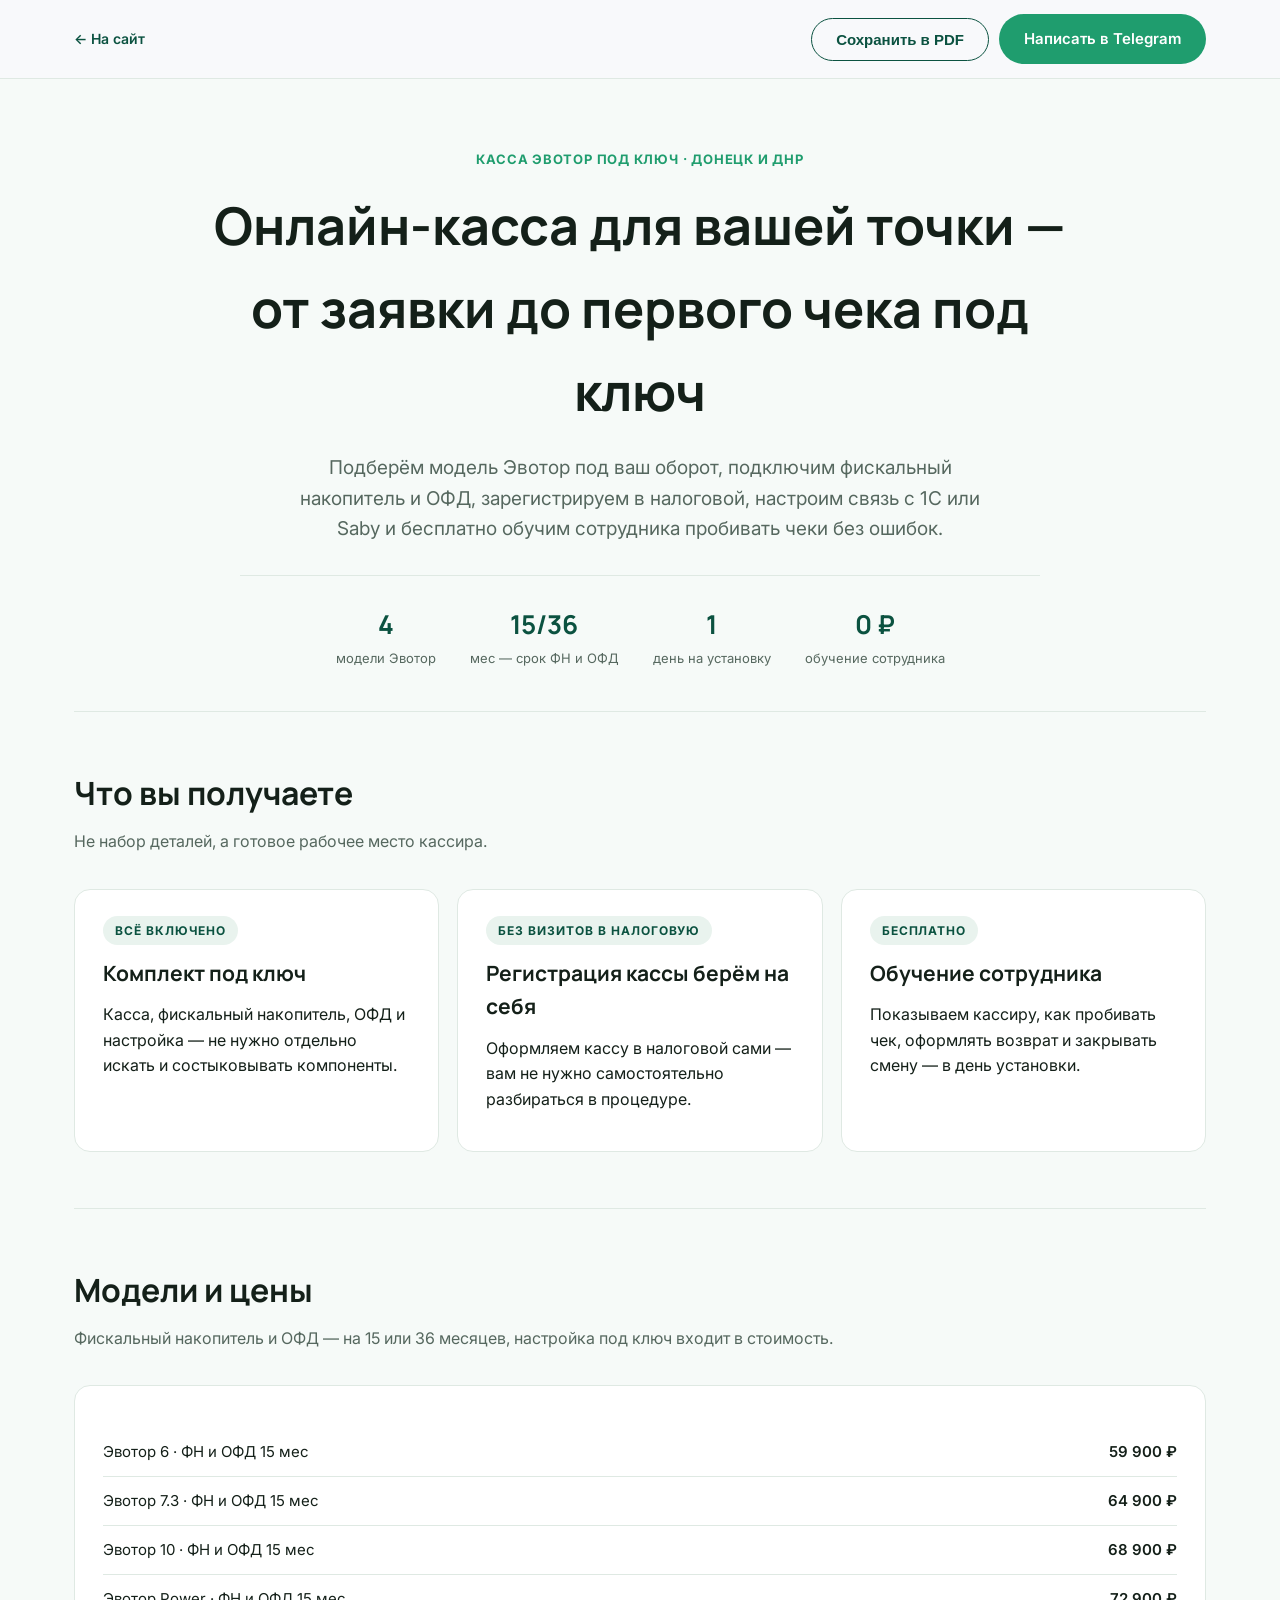
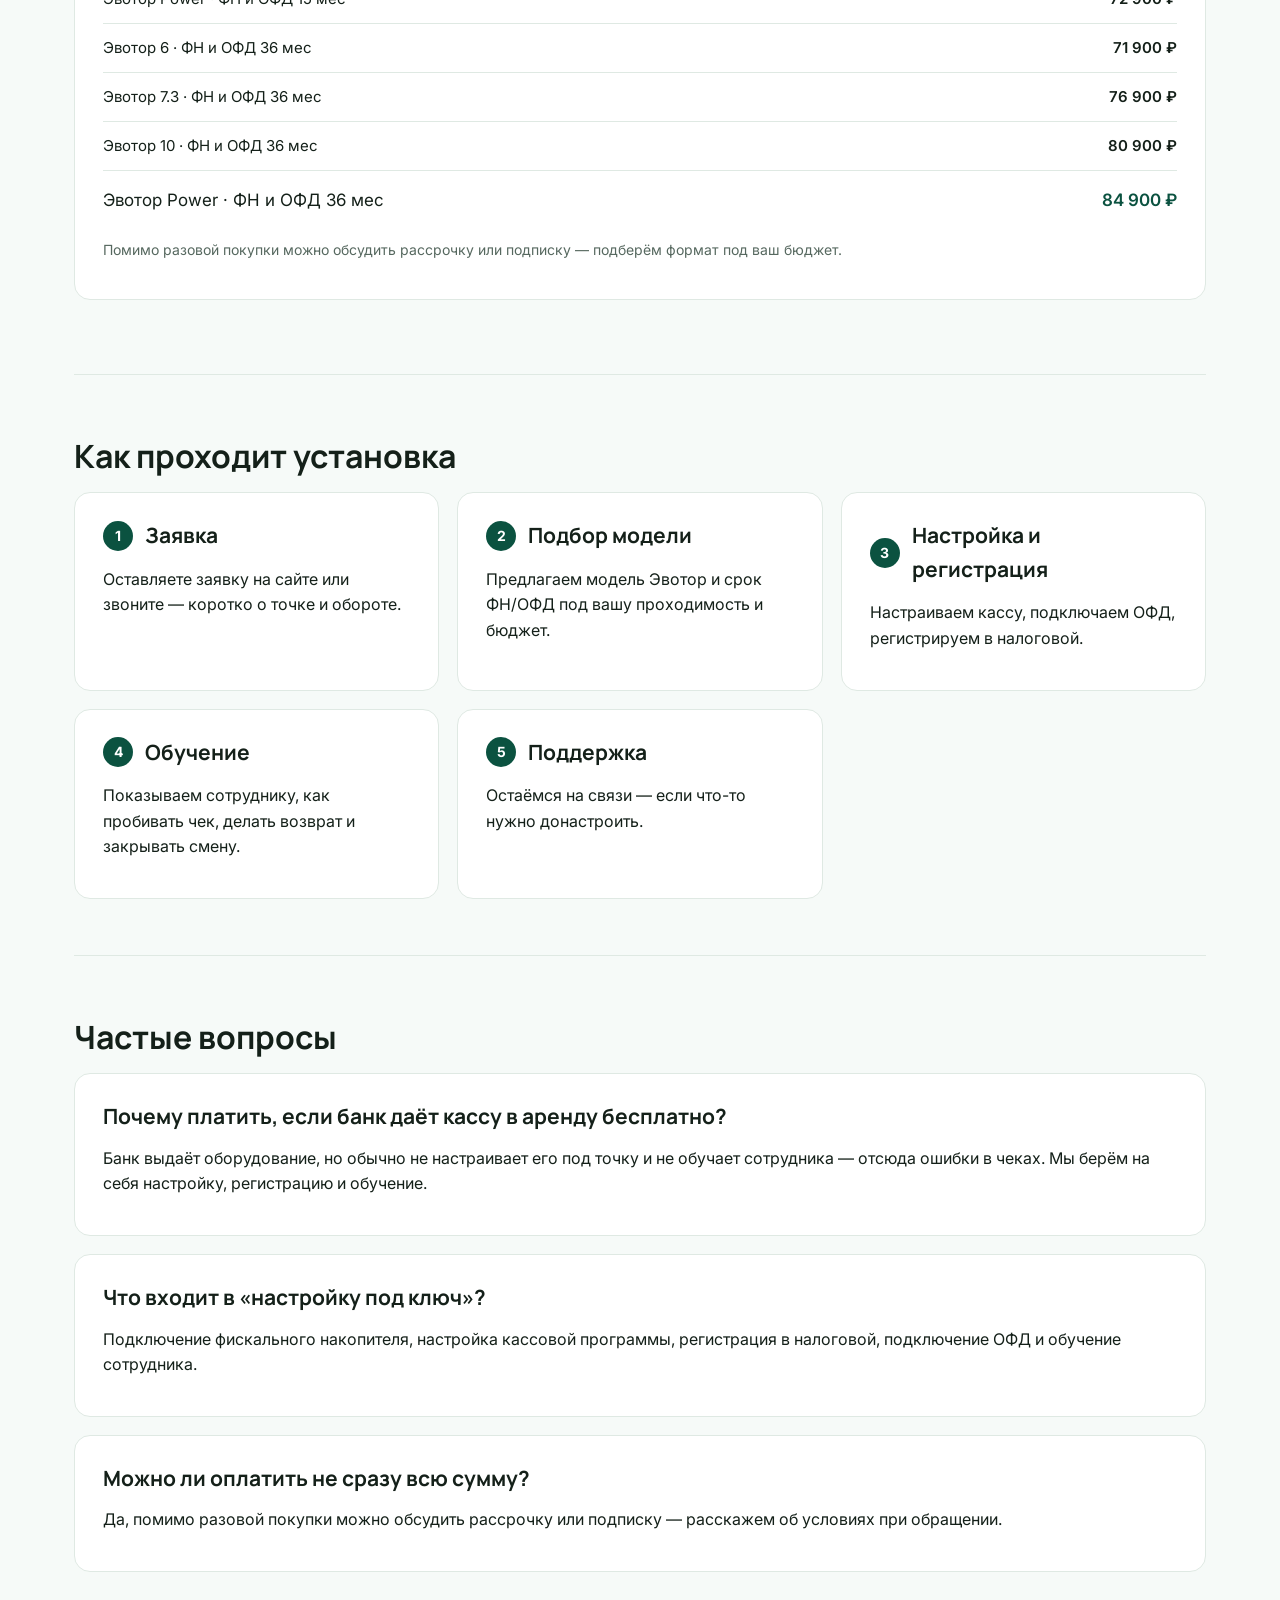
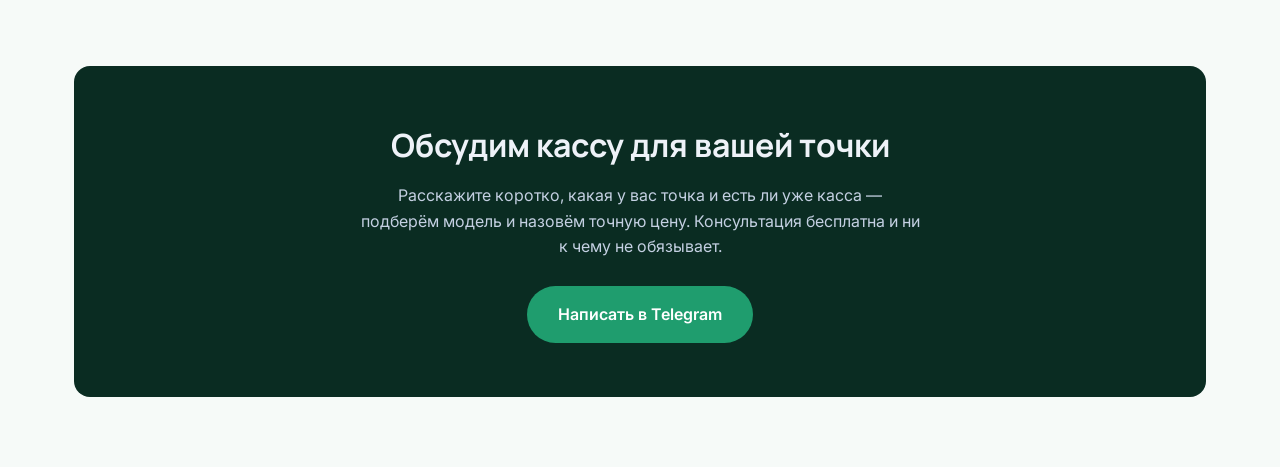
<file: presentation.html>
<!DOCTYPE html>
<html lang="ru">
<head>
<meta charset="UTF-8">
<meta name="viewport" content="width=device-width, initial-scale=1.0">
<title>Касса Эвотор под ключ — ВЕКТОР-АРМ</title>
<meta name="description" content="Подбор, установка и настройка онлайн-кассы Эвотор под ключ. ОФД, регистрация в налоговой, интеграция с 1С/Saby, бесплатное обучение персонала. Донецк и ДНР.">
<link rel="preconnect" href="https://fonts.googleapis.com">
<link rel="preconnect" href="https://fonts.gstatic.com" crossorigin>
<link href="https://fonts.googleapis.com/css2?family=Manrope:wght@600;700;800&family=Inter:wght@400;500;600;700;800&display=swap" rel="stylesheet">
<link rel="stylesheet" href="styles.css">
<link rel="stylesheet" href="materials.css">
</head>
<body>

<div class="doc-bar">
  <div class="doc-bar__inner">
    <a href="index.html" class="doc-bar__back">← <span>На сайт</span></a>
    <div class="doc-bar__actions">
      <button class="btn btn--ghost" onclick="window.print()">Сохранить в PDF</button>
      <a href="https://t.me/+79493083428" target="_blank" rel="noopener" class="btn btn--primary">Написать в Telegram</a>
    </div>
  </div>
</div>

<div class="container">

  <section class="pitch">
    <p class="eyebrow eyebrow--center">Касса Эвотор под ключ · Донецк и ДНР</p>
    <h1>Онлайн-касса для вашей точки — от заявки до первого чека под ключ</h1>
    <p class="pitch__lead">Подберём модель Эвотор под ваш оборот, подключим фискальный накопитель и ОФД, зарегистрируем в налоговой, настроим связь с 1С или Saby и бесплатно обучим сотрудника пробивать чеки без ошибок.</p>
    <div class="pitch__meta">
      <div><b>4</b><span>модели Эвотор</span></div>
      <div><b>15/36</b><span>мес — срок ФН и ОФД</span></div>
      <div><b>1</b><span>день на установку</span></div>
      <div><b>0 ₽</b><span>обучение сотрудника</span></div>
    </div>
  </section>

  <section class="doc-section">
    <h2>Что вы получаете</h2>
    <p class="doc-section__lead">Не набор деталей, а готовое рабочее место кассира.</p>
    <div class="grid-3">
      <div class="card">
        <span class="tag">Всё включено</span>
        <p class="card__title">Комплект под ключ</p>
        <p>Касса, фискальный накопитель, ОФД и настройка — не нужно отдельно искать и состыковывать компоненты.</p>
      </div>
      <div class="card">
        <span class="tag">Без визитов в налоговую</span>
        <p class="card__title">Регистрация кассы берём на себя</p>
        <p>Оформляем кассу в налоговой сами — вам не нужно самостоятельно разбираться в процедуре.</p>
      </div>
      <div class="card">
        <span class="tag">Бесплатно</span>
        <p class="card__title">Обучение сотрудника</p>
        <p>Показываем кассиру, как пробивать чек, оформлять возврат и закрывать смену — в день установки.</p>
      </div>
    </div>
  </section>

  <section class="doc-section">
    <h2>Модели и цены</h2>
    <p class="doc-section__lead">Фискальный накопитель и ОФД — на 15 или 36 месяцев, настройка под ключ входит в стоимость.</p>

    <div class="card">
      <table class="calc">
        <tr><td>Эвотор 6 · ФН и ОФД 15 мес</td><td>59 900 ₽</td></tr>
        <tr><td>Эвотор 7.3 · ФН и ОФД 15 мес</td><td>64 900 ₽</td></tr>
        <tr><td>Эвотор 10 · ФН и ОФД 15 мес</td><td>68 900 ₽</td></tr>
        <tr><td>Эвотор Power · ФН и ОФД 15 мес</td><td>72 900 ₽</td></tr>
        <tr><td>Эвотор 6 · ФН и ОФД 36 мес</td><td>71 900 ₽</td></tr>
        <tr><td>Эвотор 7.3 · ФН и ОФД 36 мес</td><td>76 900 ₽</td></tr>
        <tr><td>Эвотор 10 · ФН и ОФД 36 мес</td><td>80 900 ₽</td></tr>
        <tr><td>Эвотор Power · ФН и ОФД 36 мес</td><td>84 900 ₽</td></tr>
      </table>
      <p class="card__note">Помимо разовой покупки можно обсудить рассрочку или подписку — подберём формат под ваш бюджет.</p>
    </div>
  </section>

  <section class="doc-section">
    <h2>Как проходит установка</h2>
    <div class="grid-3">
      <div class="card">
        <div class="card__head"><span class="card__step">1</span><p class="card__title">Заявка</p></div>
        <p>Оставляете заявку на сайте или звоните — коротко о точке и обороте.</p>
      </div>
      <div class="card">
        <div class="card__head"><span class="card__step">2</span><p class="card__title">Подбор модели</p></div>
        <p>Предлагаем модель Эвотор и срок ФН/ОФД под вашу проходимость и бюджет.</p>
      </div>
      <div class="card">
        <div class="card__head"><span class="card__step">3</span><p class="card__title">Настройка и регистрация</p></div>
        <p>Настраиваем кассу, подключаем ОФД, регистрируем в налоговой.</p>
      </div>
      <div class="card">
        <div class="card__head"><span class="card__step">4</span><p class="card__title">Обучение</p></div>
        <p>Показываем сотруднику, как пробивать чек, делать возврат и закрывать смену.</p>
      </div>
      <div class="card">
        <div class="card__head"><span class="card__step">5</span><p class="card__title">Поддержка</p></div>
        <p>Остаёмся на связи — если что-то нужно донастроить.</p>
      </div>
    </div>
  </section>

  <section class="doc-section">
    <h2>Частые вопросы</h2>
    <div class="card">
      <p class="card__title">Почему платить, если банк даёт кассу в аренду бесплатно?</p>
      <p>Банк выдаёт оборудование, но обычно не настраивает его под точку и не обучает сотрудника — отсюда ошибки в чеках. Мы берём на себя настройку, регистрацию и обучение.</p>
    </div>
    <div class="card">
      <p class="card__title">Что входит в «настройку под ключ»?</p>
      <p>Подключение фискального накопителя, настройка кассовой программы, регистрация в налоговой, подключение ОФД и обучение сотрудника.</p>
    </div>
    <div class="card">
      <p class="card__title">Можно ли оплатить не сразу всю сумму?</p>
      <p>Да, помимо разовой покупки можно обсудить рассрочку или подписку — расскажем об условиях при обращении.</p>
    </div>
  </section>

  <div class="cta-final">
    <h2>Обсудим кассу для вашей точки</h2>
    <p>Расскажите коротко, какая у вас точка и есть ли уже касса — подберём модель и назовём точную цену. Консультация бесплатна и ни к чему не обязывает.</p>
    <a href="https://t.me/+79493083428" target="_blank" rel="noopener" class="btn btn--primary btn--lg">Написать в Telegram</a>
  </div>

</div>

</body>
</html>
</file>
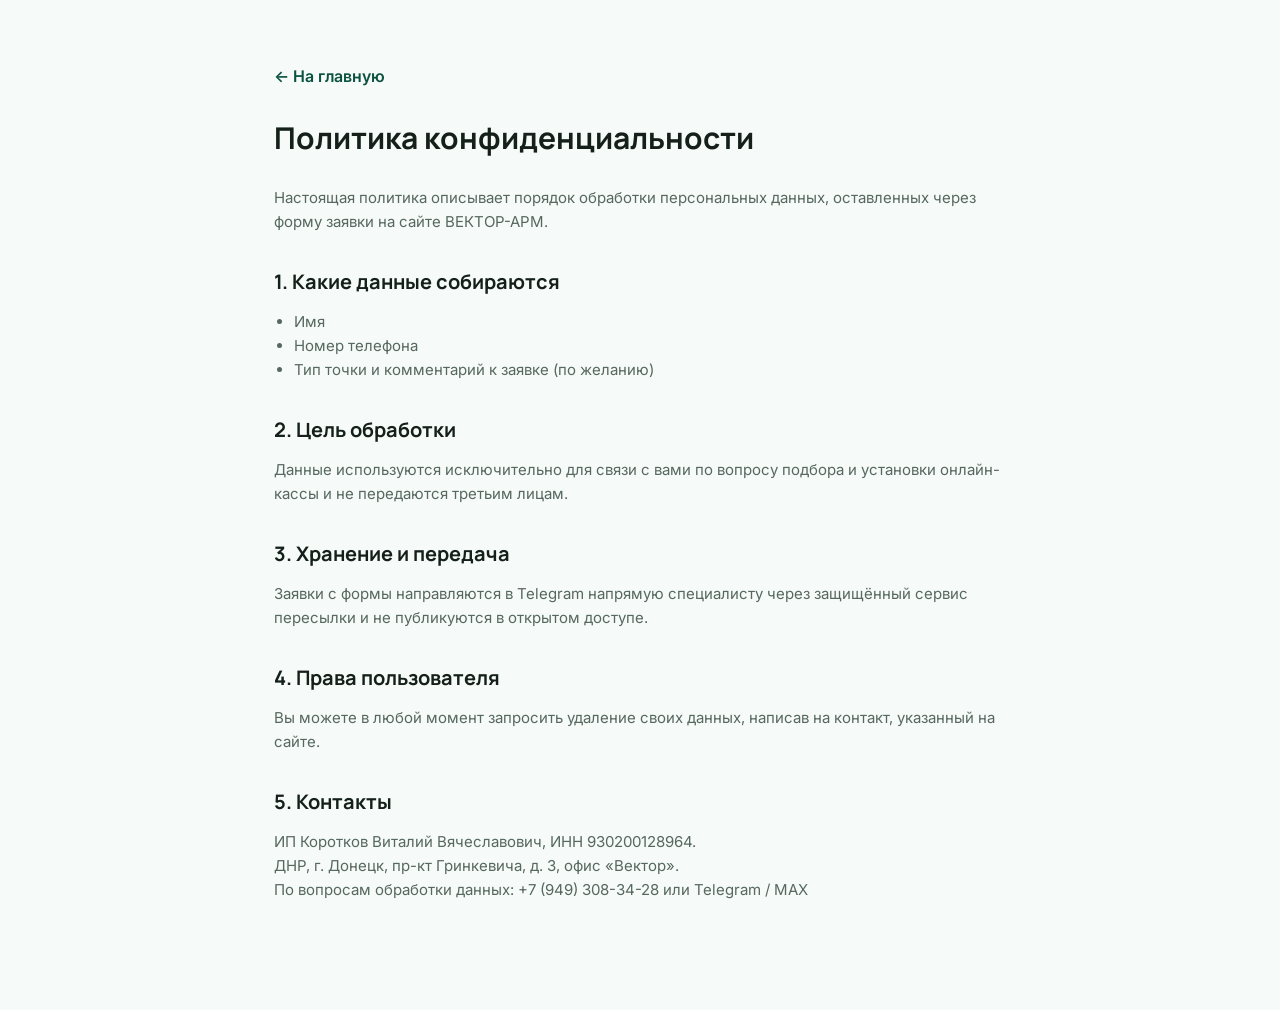
<file: privacy.html>
<!DOCTYPE html>
<html lang="ru">
<head>
<meta charset="UTF-8">
<meta name="viewport" content="width=device-width, initial-scale=1.0">
<title>Политика конфиденциальности — ВЕКТОР-АРМ</title>
<link href="https://fonts.googleapis.com/css2?family=Manrope:wght@700&family=Inter:wght@400;500;600&display=swap" rel="stylesheet">
<link rel="stylesheet" href="styles.css">
<style>
  .legal { max-width: 780px; margin: 0 auto; padding: 64px 24px 96px; }
  .legal h1 { font-size: 30px; margin-bottom: 24px; }
  .legal h2 { font-size: 20px; margin-top: 32px; }
  .legal p, .legal li { color: var(--clr-ink-soft); font-size: 15px; }
  .legal ul { padding-left: 20px; list-style: disc; }
  .legal a.back { display: inline-block; margin-bottom: 24px; font-weight: 600; color: var(--clr-accent-dark); }
</style>
</head>
<body>
<div class="legal">
  <a href="index.html" class="back">← На главную</a>
  <h1>Политика конфиденциальности</h1>
  <p>Настоящая политика описывает порядок обработки персональных данных, оставленных через форму заявки на сайте ВЕКТОР-АРМ.</p>

  <h2>1. Какие данные собираются</h2>
  <ul>
    <li>Имя</li>
    <li>Номер телефона</li>
    <li>Тип точки и комментарий к заявке (по желанию)</li>
  </ul>

  <h2>2. Цель обработки</h2>
  <p>Данные используются исключительно для связи с вами по вопросу подбора и установки онлайн-кассы и не передаются третьим лицам.</p>

  <h2>3. Хранение и передача</h2>
  <p>Заявки с формы направляются в Telegram напрямую специалисту через защищённый сервис пересылки и не публикуются в открытом доступе.</p>

  <h2>4. Права пользователя</h2>
  <p>Вы можете в любой момент запросить удаление своих данных, написав на контакт, указанный на сайте.</p>

  <h2>5. Контакты</h2>
  <p>ИП Коротков Виталий Вячеславович, ИНН 930200128964.<br>ДНР, г. Донецк, пр-кт Гринкевича, д. 3, офис «Вектор».<br>По вопросам обработки данных: <a href="tel:+79493083428">+7 (949) 308-34-28</a> или <a href="https://t.me/+79493083428" target="_blank" rel="noopener">Telegram / MAX</a></p>
</div>
</body>
</html>
</file>
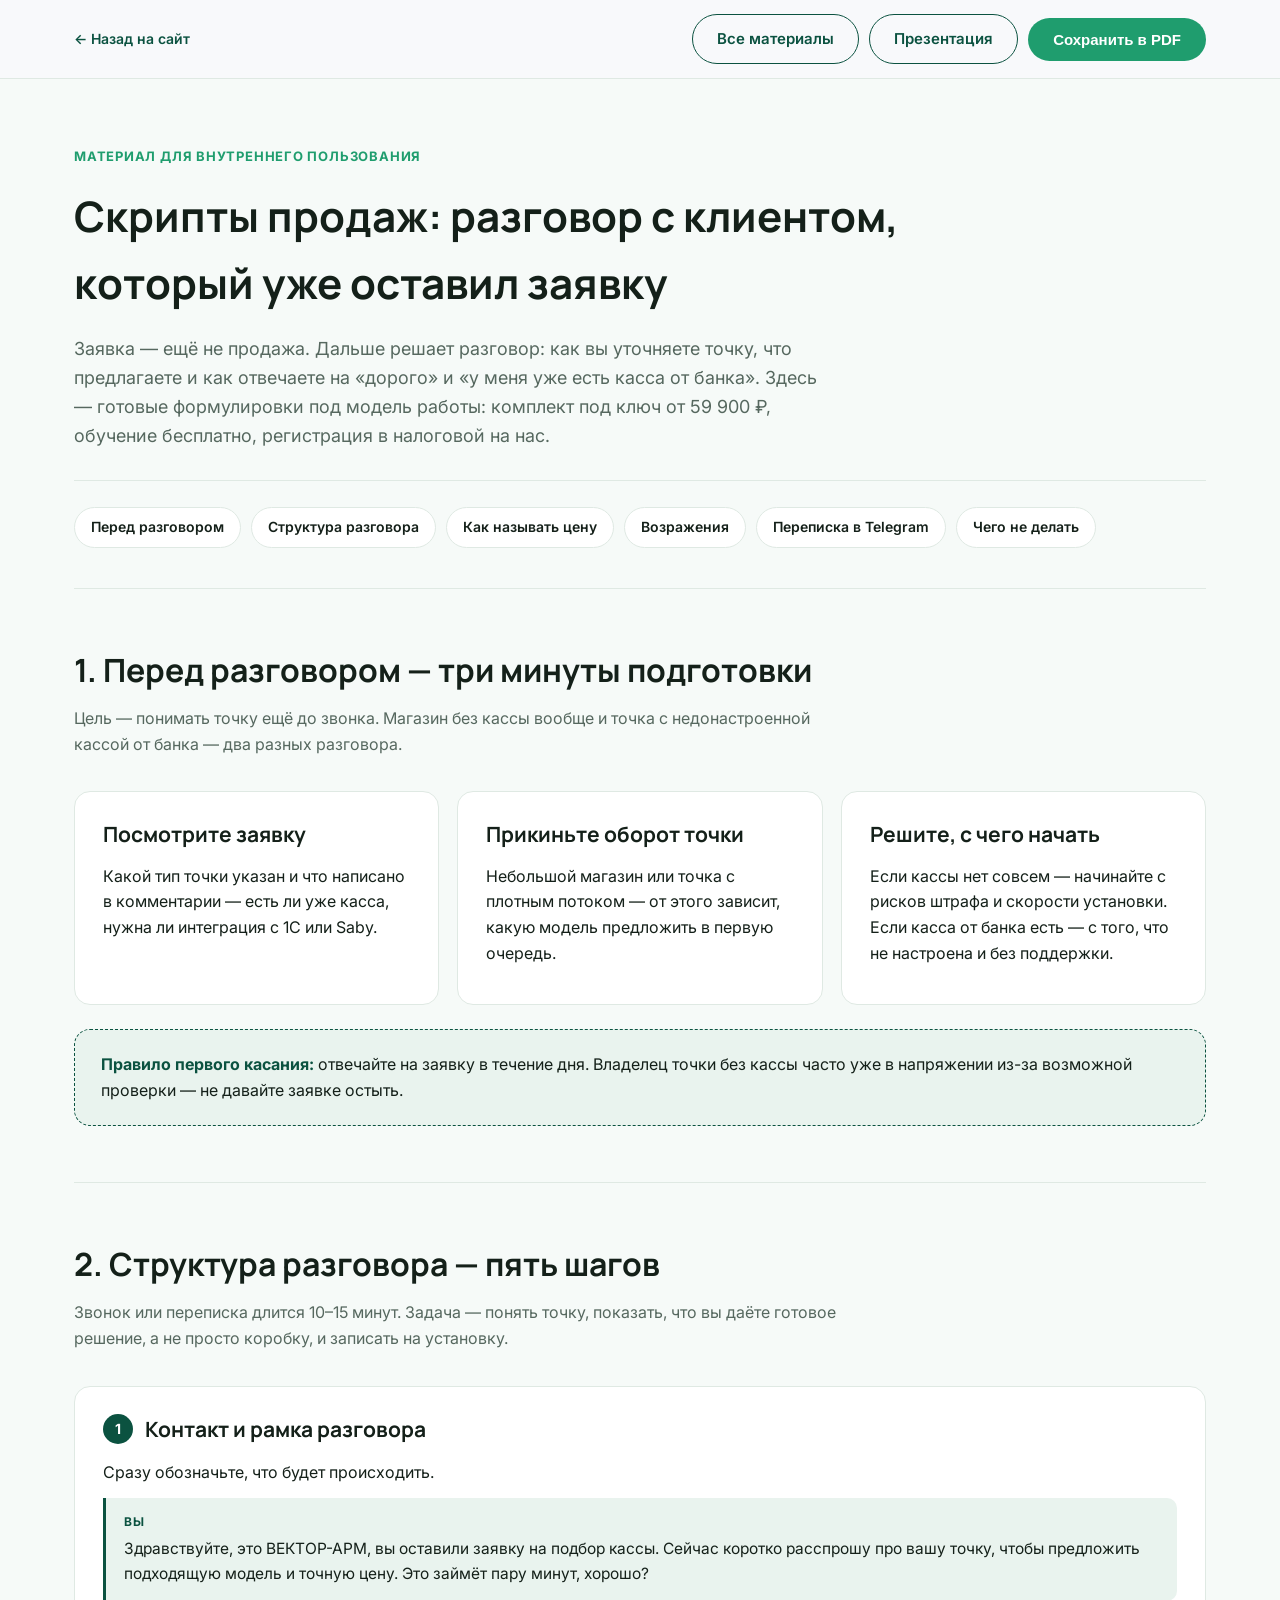
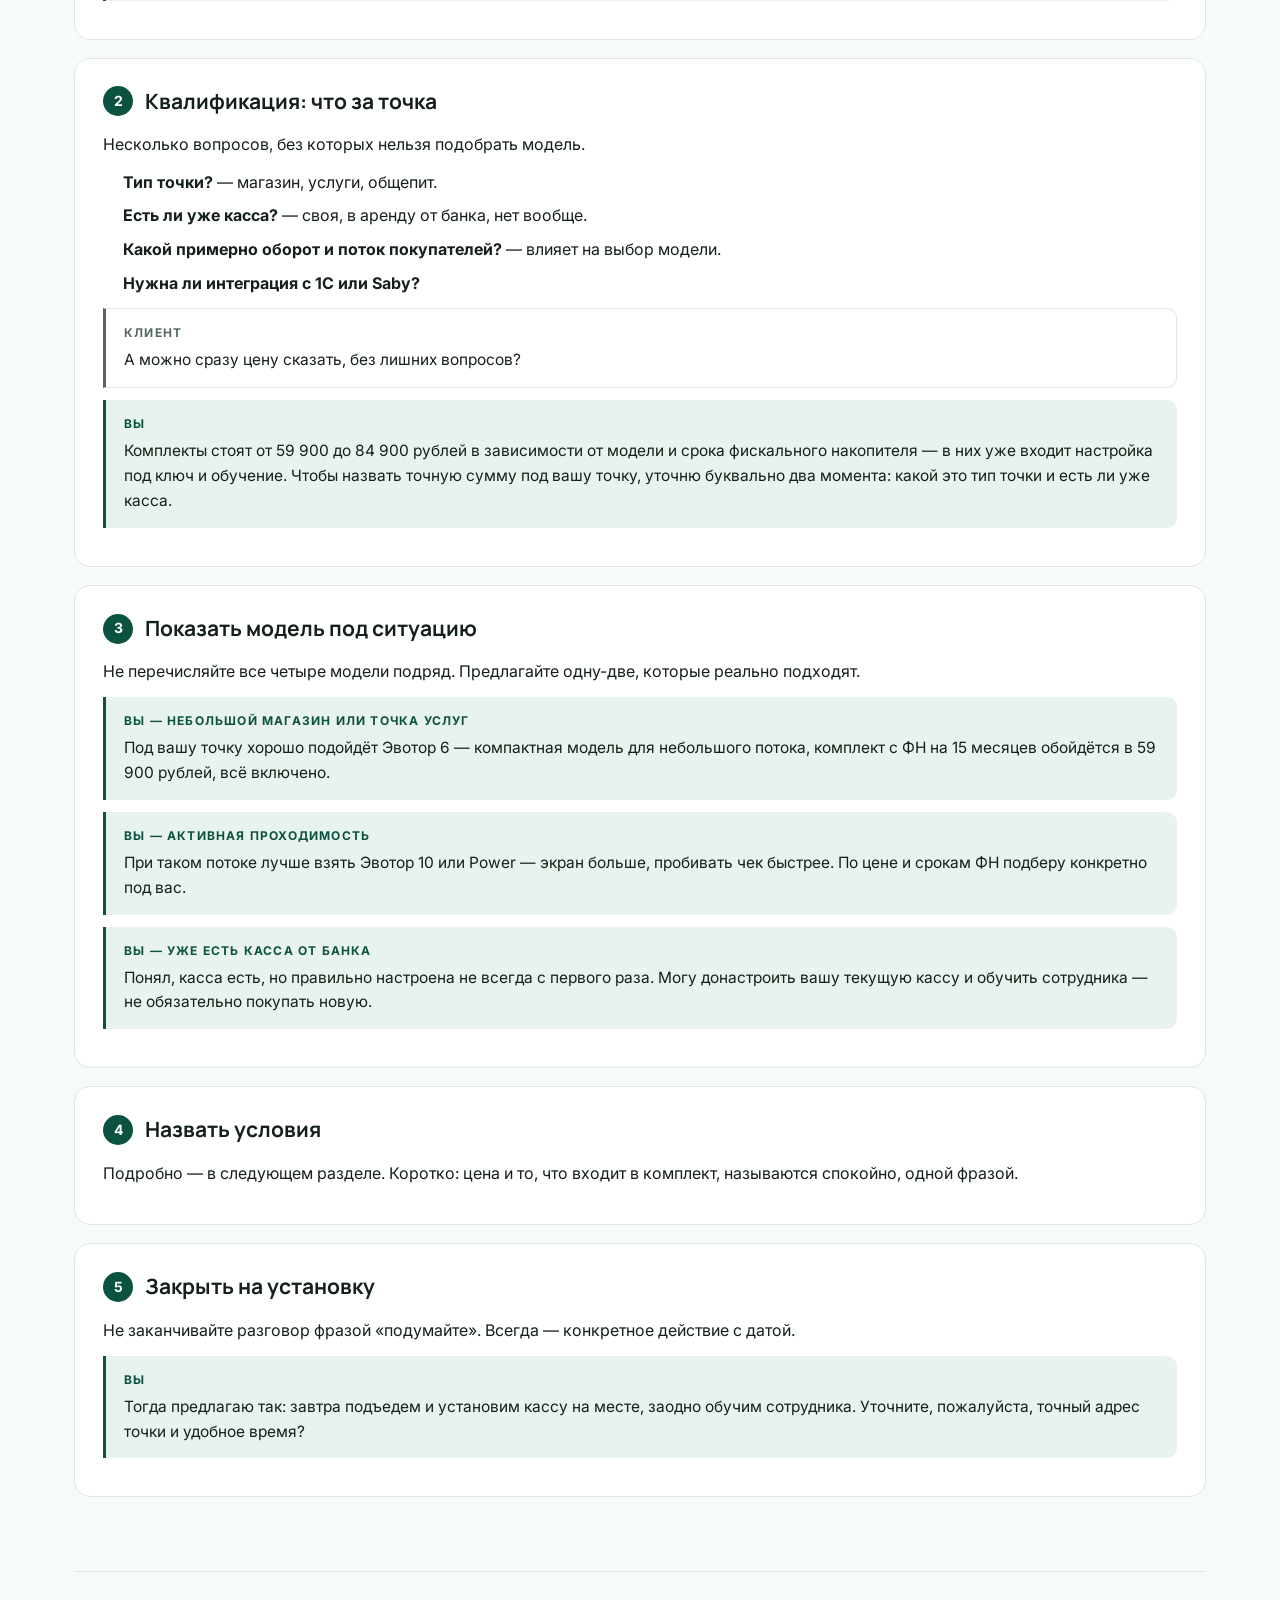
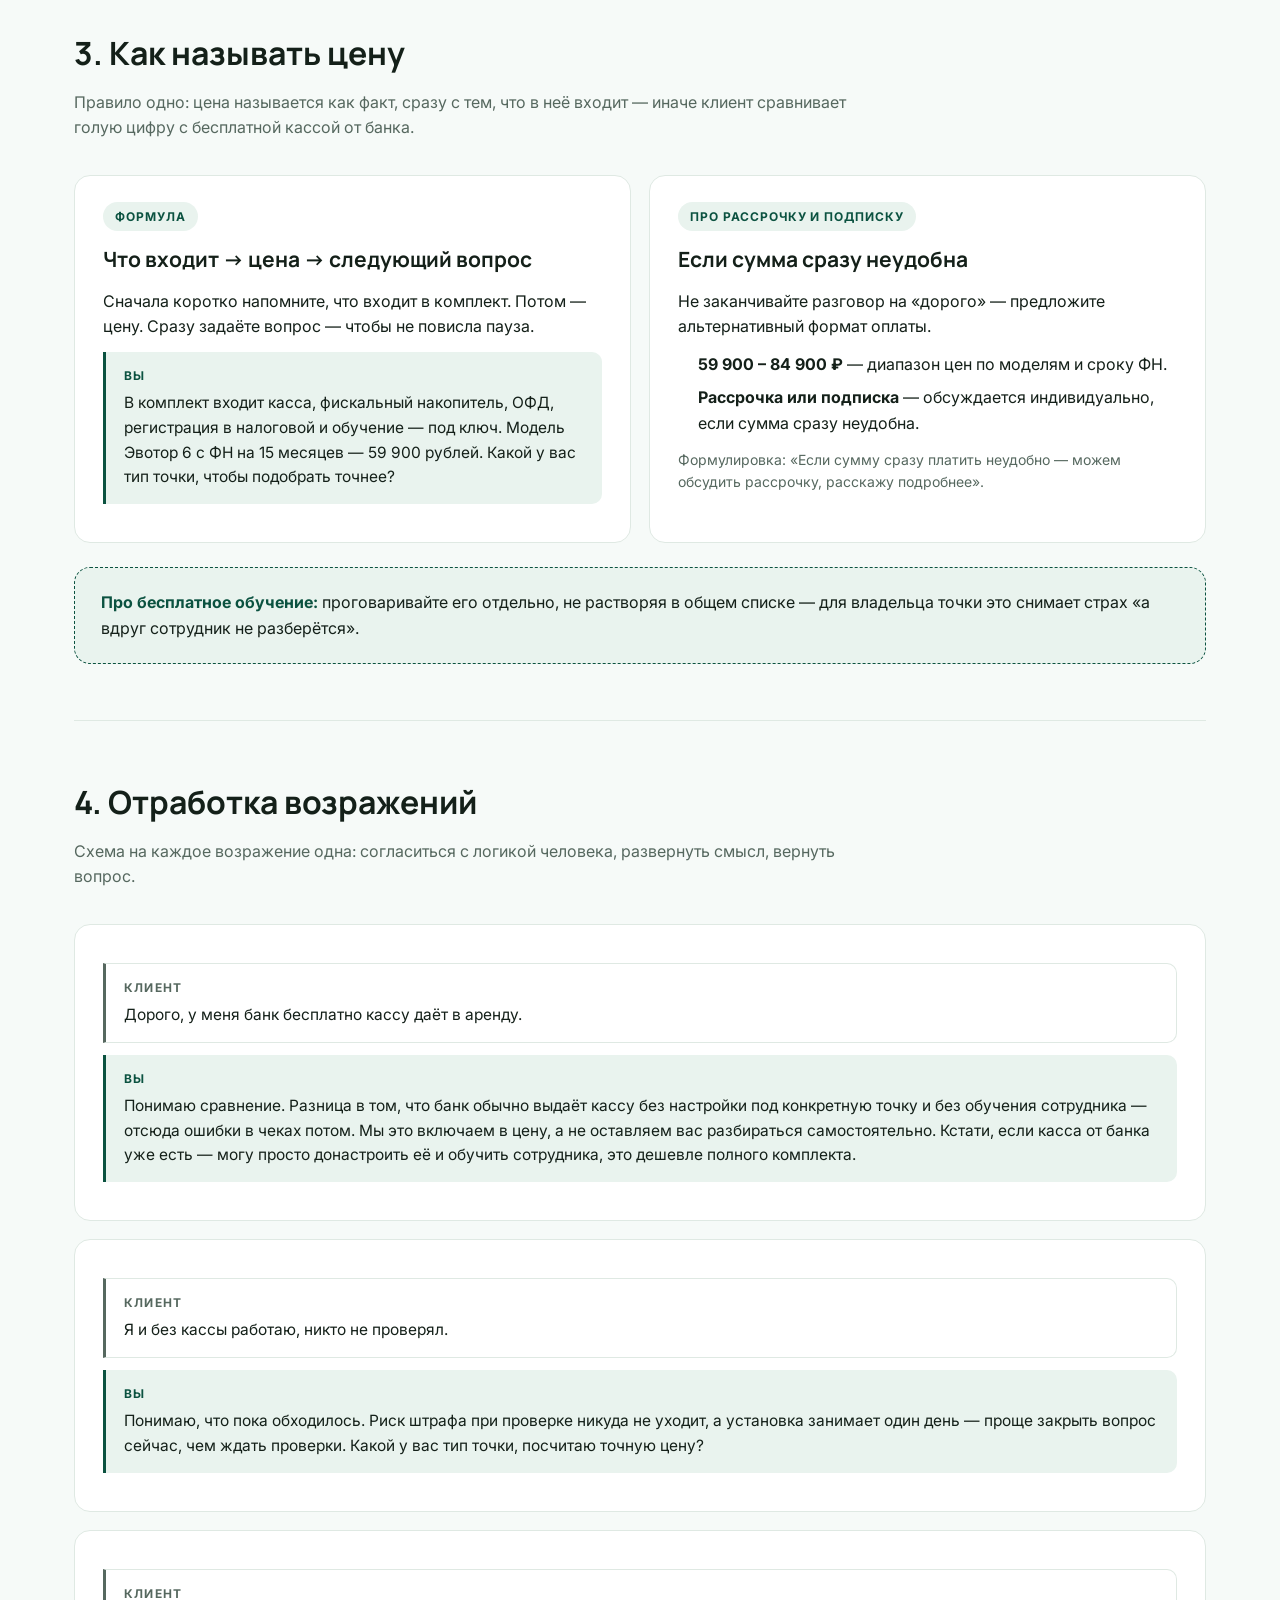
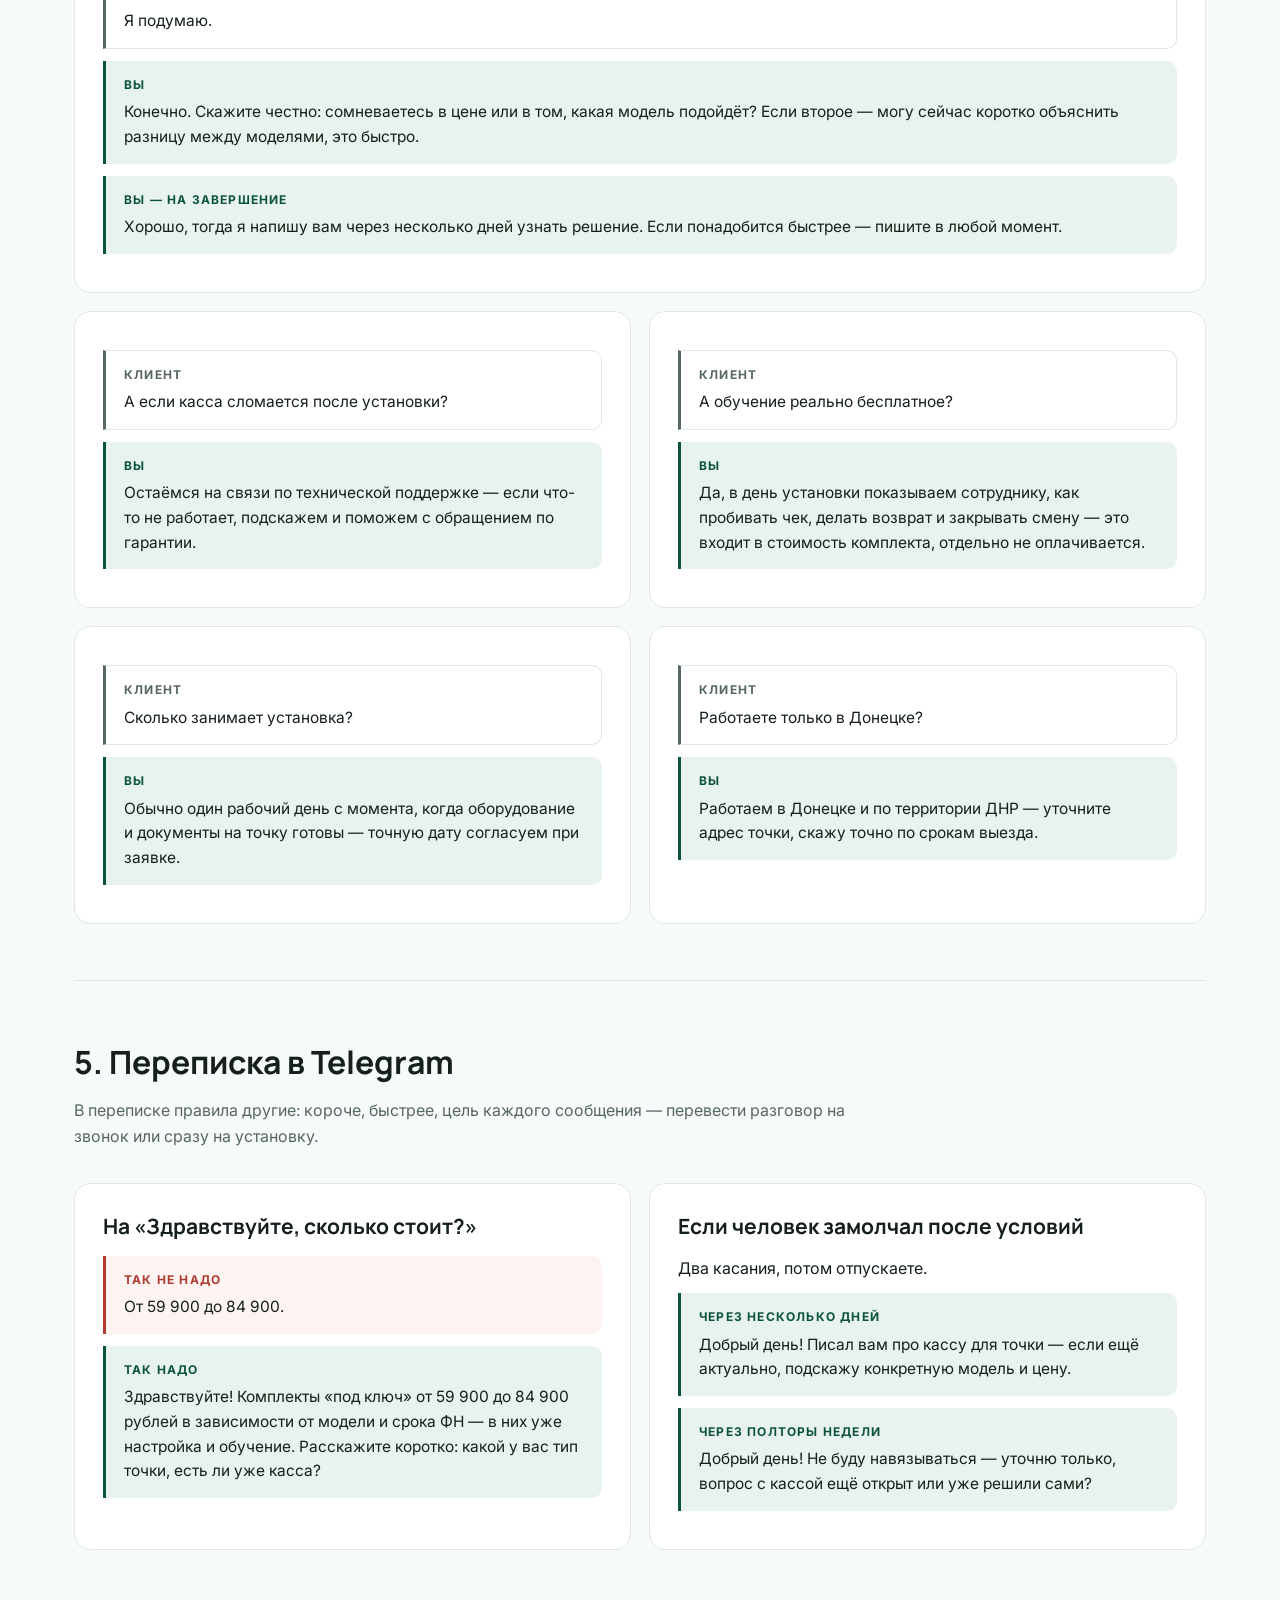
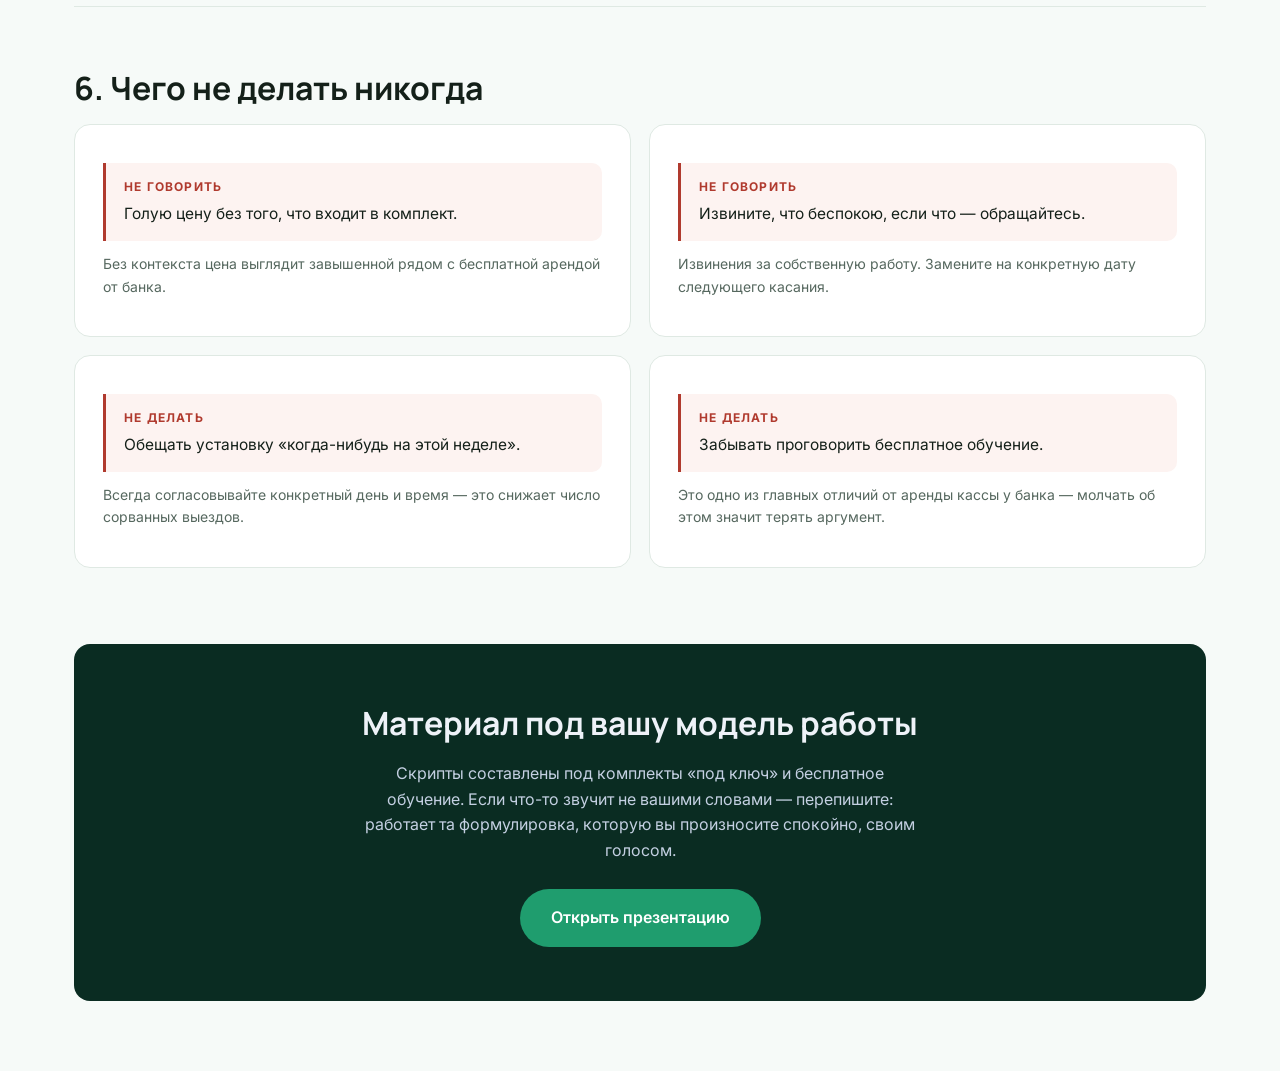
<file: scripts.html>
<!DOCTYPE html>
<html lang="ru">
<head>
<meta charset="UTF-8">
<meta name="viewport" content="width=device-width, initial-scale=1.0">
<title>Скрипты продаж — ВЕКТОР-АРМ</title>
<meta name="description" content="Что говорить в переписке и на звонке, когда клиент уже оставил заявку на кассу: структура разговора, как называть цену, отработка возражений.">
<meta name="robots" content="noindex">
<link rel="preconnect" href="https://fonts.googleapis.com">
<link rel="preconnect" href="https://fonts.gstatic.com" crossorigin>
<link href="https://fonts.googleapis.com/css2?family=Manrope:wght@600;700;800&family=Inter:wght@400;500;600;700;800&display=swap" rel="stylesheet">
<link rel="stylesheet" href="styles.css">
<link rel="stylesheet" href="materials.css">
</head>
<body>

<div class="doc-bar">
  <div class="doc-bar__inner">
    <a href="index.html" class="doc-bar__back">← <span>Назад на сайт</span></a>
    <div class="doc-bar__actions">
      <a href="materials.html" class="btn btn--ghost">Все материалы</a>
      <a href="presentation.html" class="btn btn--ghost">Презентация</a>
      <button class="btn btn--primary" onclick="window.print()">Сохранить в PDF</button>
    </div>
  </div>
</div>

<div class="container">

  <section class="doc-hero">
    <p class="eyebrow">Материал для внутреннего пользования</p>
    <h1>Скрипты продаж: разговор с клиентом, который уже оставил заявку</h1>
    <p class="doc-hero__lead">Заявка — ещё не продажа. Дальше решает разговор: как вы уточняете точку, что предлагаете и как отвечаете на «дорого» и «у меня уже есть касса от банка». Здесь — готовые формулировки под модель работы: комплект под ключ от 59 900 ₽, обучение бесплатно, регистрация в налоговой на нас.</p>
    <nav class="toc">
      <a href="#prep">Перед разговором</a>
      <a href="#call">Структура разговора</a>
      <a href="#price">Как называть цену</a>
      <a href="#objections">Возражения</a>
      <a href="#chat">Переписка в Telegram</a>
      <a href="#stop">Чего не делать</a>
    </nav>
  </section>

  <section class="doc-section" id="prep">
    <h2>1. Перед разговором — три минуты подготовки</h2>
    <p class="doc-section__lead">Цель — понимать точку ещё до звонка. Магазин без кассы вообще и точка с недонастроенной кассой от банка — два разных разговора.</p>

    <div class="grid-3">
      <div class="card">
        <p class="card__title">Посмотрите заявку</p>
        <p>Какой тип точки указан и что написано в комментарии — есть ли уже касса, нужна ли интеграция с 1С или Saby.</p>
      </div>
      <div class="card">
        <p class="card__title">Прикиньте оборот точки</p>
        <p>Небольшой магазин или точка с плотным потоком — от этого зависит, какую модель предложить в первую очередь.</p>
      </div>
      <div class="card">
        <p class="card__title">Решите, с чего начать</p>
        <p>Если кассы нет совсем — начинайте с рисков штрафа и скорости установки. Если касса от банка есть — с того, что не настроена и без поддержки.</p>
      </div>
    </div>

    <div class="tip">
      <strong>Правило первого касания:</strong> отвечайте на заявку в течение дня. Владелец точки без кассы часто уже в напряжении из-за возможной проверки — не давайте заявке остыть.
    </div>
  </section>

  <section class="doc-section" id="call">
    <h2>2. Структура разговора — пять шагов</h2>
    <p class="doc-section__lead">Звонок или переписка длится 10–15 минут. Задача — понять точку, показать, что вы даёте готовое решение, а не просто коробку, и записать на установку.</p>

    <div class="card">
      <div class="card__head"><span class="card__step">1</span><p class="card__title">Контакт и рамка разговора</p></div>
      <p>Сразу обозначьте, что будет происходить.</p>
      <div class="say">
        <span class="say__who">Вы</span>
        Здравствуйте, это ВЕКТОР-АРМ, вы оставили заявку на подбор кассы. Сейчас коротко расспрошу про вашу точку, чтобы предложить подходящую модель и точную цену. Это займёт пару минут, хорошо?
      </div>
    </div>

    <div class="card">
      <div class="card__head"><span class="card__step">2</span><p class="card__title">Квалификация: что за точка</p></div>
      <p>Несколько вопросов, без которых нельзя подобрать модель.</p>
      <ul class="ul">
        <li><b>Тип точки?</b> — магазин, услуги, общепит.</li>
        <li><b>Есть ли уже касса?</b> — своя, в аренду от банка, нет вообще.</li>
        <li><b>Какой примерно оборот и поток покупателей?</b> — влияет на выбор модели.</li>
        <li><b>Нужна ли интеграция с 1С или Saby?</b></li>
      </ul>
      <div class="say say--client">
        <span class="say__who">Клиент</span>
        А можно сразу цену сказать, без лишних вопросов?
      </div>
      <div class="say">
        <span class="say__who">Вы</span>
        Комплекты стоят от 59 900 до 84 900 рублей в зависимости от модели и срока фискального накопителя — в них уже входит настройка под ключ и обучение. Чтобы назвать точную сумму под вашу точку, уточню буквально два момента: какой это тип точки и есть ли уже касса.
      </div>
    </div>

    <div class="card">
      <div class="card__head"><span class="card__step">3</span><p class="card__title">Показать модель под ситуацию</p></div>
      <p>Не перечисляйте все четыре модели подряд. Предлагайте одну-две, которые реально подходят.</p>
      <div class="say">
        <span class="say__who">Вы — небольшой магазин или точка услуг</span>
        Под вашу точку хорошо подойдёт Эвотор 6 — компактная модель для небольшого потока, комплект с ФН на 15 месяцев обойдётся в 59 900 рублей, всё включено.
      </div>
      <div class="say">
        <span class="say__who">Вы — активная проходимость</span>
        При таком потоке лучше взять Эвотор 10 или Power — экран больше, пробивать чек быстрее. По цене и срокам ФН подберу конкретно под вас.
      </div>
      <div class="say">
        <span class="say__who">Вы — уже есть касса от банка</span>
        Понял, касса есть, но правильно настроена не всегда с первого раза. Могу донастроить вашу текущую кассу и обучить сотрудника — не обязательно покупать новую.
      </div>
    </div>

    <div class="card">
      <div class="card__head"><span class="card__step">4</span><p class="card__title">Назвать условия</p></div>
      <p>Подробно — в следующем разделе. Коротко: цена и то, что входит в комплект, называются спокойно, одной фразой.</p>
    </div>

    <div class="card">
      <div class="card__head"><span class="card__step">5</span><p class="card__title">Закрыть на установку</p></div>
      <p>Не заканчивайте разговор фразой «подумайте». Всегда — конкретное действие с датой.</p>
      <div class="say">
        <span class="say__who">Вы</span>
        Тогда предлагаю так: завтра подъедем и установим кассу на месте, заодно обучим сотрудника. Уточните, пожалуйста, точный адрес точки и удобное время?
      </div>
    </div>
  </section>

  <section class="doc-section" id="price">
    <h2>3. Как называть цену</h2>
    <p class="doc-section__lead">Правило одно: цена называется как факт, сразу с тем, что в неё входит — иначе клиент сравнивает голую цифру с бесплатной кассой от банка.</p>

    <div class="grid-2">
      <div class="card">
        <span class="tag">Формула</span>
        <p class="card__title">Что входит → цена → следующий вопрос</p>
        <p>Сначала коротко напомните, что входит в комплект. Потом — цену. Сразу задаёте вопрос — чтобы не повисла пауза.</p>
        <div class="say">
          <span class="say__who">Вы</span>
          В комплект входит касса, фискальный накопитель, ОФД, регистрация в налоговой и обучение — под ключ. Модель Эвотор 6 с ФН на 15 месяцев — 59 900 рублей. Какой у вас тип точки, чтобы подобрать точнее?
        </div>
      </div>
      <div class="card">
        <span class="tag">Про рассрочку и подписку</span>
        <p class="card__title">Если сумма сразу неудобна</p>
        <p>Не заканчивайте разговор на «дорого» — предложите альтернативный формат оплаты.</p>
        <ul class="ul">
          <li><b>59 900 – 84 900 ₽</b> — диапазон цен по моделям и сроку ФН.</li>
          <li><b>Рассрочка или подписка</b> — обсуждается индивидуально, если сумма сразу неудобна.</li>
        </ul>
        <p class="card__note">Формулировка: «Если сумму сразу платить неудобно — можем обсудить рассрочку, расскажу подробнее».</p>
      </div>
    </div>

    <div class="tip">
      <strong>Про бесплатное обучение:</strong> проговаривайте его отдельно, не растворяя в общем списке — для владельца точки это снимает страх «а вдруг сотрудник не разберётся».
    </div>
  </section>

  <section class="doc-section" id="objections">
    <h2>4. Отработка возражений</h2>
    <p class="doc-section__lead">Схема на каждое возражение одна: согласиться с логикой человека, развернуть смысл, вернуть вопрос.</p>

    <div class="card">
      <div class="say say--client"><span class="say__who">Клиент</span>Дорого, у меня банк бесплатно кассу даёт в аренду.</div>
      <div class="say">
        <span class="say__who">Вы</span>
        Понимаю сравнение. Разница в том, что банк обычно выдаёт кассу без настройки под конкретную точку и без обучения сотрудника — отсюда ошибки в чеках потом. Мы это включаем в цену, а не оставляем вас разбираться самостоятельно. Кстати, если касса от банка уже есть — могу просто донастроить её и обучить сотрудника, это дешевле полного комплекта.
      </div>
    </div>

    <div class="card">
      <div class="say say--client"><span class="say__who">Клиент</span>Я и без кассы работаю, никто не проверял.</div>
      <div class="say">
        <span class="say__who">Вы</span>
        Понимаю, что пока обходилось. Риск штрафа при проверке никуда не уходит, а установка занимает один день — проще закрыть вопрос сейчас, чем ждать проверки. Какой у вас тип точки, посчитаю точную цену?
      </div>
    </div>

    <div class="card">
      <div class="say say--client"><span class="say__who">Клиент</span>Я подумаю.</div>
      <div class="say">
        <span class="say__who">Вы</span>
        Конечно. Скажите честно: сомневаетесь в цене или в том, какая модель подойдёт? Если второе — могу сейчас коротко объяснить разницу между моделями, это быстро.
      </div>
      <div class="say">
        <span class="say__who">Вы — на завершение</span>
        Хорошо, тогда я напишу вам через несколько дней узнать решение. Если понадобится быстрее — пишите в любой момент.
      </div>
    </div>

    <div class="grid-2">
      <div class="card">
        <div class="say say--client"><span class="say__who">Клиент</span>А если касса сломается после установки?</div>
        <div class="say">
          <span class="say__who">Вы</span>
          Остаёмся на связи по технической поддержке — если что-то не работает, подскажем и поможем с обращением по гарантии.
        </div>
      </div>
      <div class="card">
        <div class="say say--client"><span class="say__who">Клиент</span>А обучение реально бесплатное?</div>
        <div class="say">
          <span class="say__who">Вы</span>
          Да, в день установки показываем сотруднику, как пробивать чек, делать возврат и закрывать смену — это входит в стоимость комплекта, отдельно не оплачивается.
        </div>
      </div>
      <div class="card">
        <div class="say say--client"><span class="say__who">Клиент</span>Сколько занимает установка?</div>
        <div class="say">
          <span class="say__who">Вы</span>
          Обычно один рабочий день с момента, когда оборудование и документы на точку готовы — точную дату согласуем при заявке.
        </div>
      </div>
      <div class="card">
        <div class="say say--client"><span class="say__who">Клиент</span>Работаете только в Донецке?</div>
        <div class="say">
          <span class="say__who">Вы</span>
          Работаем в Донецке и по территории ДНР — уточните адрес точки, скажу точно по срокам выезда.
        </div>
      </div>
    </div>
  </section>

  <section class="doc-section" id="chat">
    <h2>5. Переписка в Telegram</h2>
    <p class="doc-section__lead">В переписке правила другие: короче, быстрее, цель каждого сообщения — перевести разговор на звонок или сразу на установку.</p>

    <div class="grid-2">
      <div class="card">
        <p class="card__title">На «Здравствуйте, сколько стоит?»</p>
        <div class="say say--stop">
          <span class="say__who">Так не надо</span>
          От 59 900 до 84 900.
        </div>
        <div class="say">
          <span class="say__who">Так надо</span>
          Здравствуйте! Комплекты «под ключ» от 59 900 до 84 900 рублей в зависимости от модели и срока ФН — в них уже настройка и обучение. Расскажите коротко: какой у вас тип точки, есть ли уже касса?
        </div>
      </div>
      <div class="card">
        <p class="card__title">Если человек замолчал после условий</p>
        <p>Два касания, потом отпускаете.</p>
        <div class="say">
          <span class="say__who">Через несколько дней</span>
          Добрый день! Писал вам про кассу для точки — если ещё актуально, подскажу конкретную модель и цену.
        </div>
        <div class="say">
          <span class="say__who">Через полторы недели</span>
          Добрый день! Не буду навязываться — уточню только, вопрос с кассой ещё открыт или уже решили сами?
        </div>
      </div>
    </div>
  </section>

  <section class="doc-section" id="stop">
    <h2>6. Чего не делать никогда</h2>
    <div class="grid-2">
      <div class="card">
        <div class="say say--stop"><span class="say__who">Не говорить</span>Голую цену без того, что входит в комплект.</div>
        <p class="card__note">Без контекста цена выглядит завышенной рядом с бесплатной арендой от банка.</p>
      </div>
      <div class="card">
        <div class="say say--stop"><span class="say__who">Не говорить</span>Извините, что беспокою, если что — обращайтесь.</div>
        <p class="card__note">Извинения за собственную работу. Замените на конкретную дату следующего касания.</p>
      </div>
      <div class="card">
        <div class="say say--stop"><span class="say__who">Не делать</span>Обещать установку «когда-нибудь на этой неделе».</div>
        <p class="card__note">Всегда согласовывайте конкретный день и время — это снижает число сорванных выездов.</p>
      </div>
      <div class="card">
        <div class="say say--stop"><span class="say__who">Не делать</span>Забывать проговорить бесплатное обучение.</div>
        <p class="card__note">Это одно из главных отличий от аренды кассы у банка — молчать об этом значит терять аргумент.</p>
      </div>
    </div>
  </section>

  <div class="cta-final">
    <h2>Материал под вашу модель работы</h2>
    <p>Скрипты составлены под комплекты «под ключ» и бесплатное обучение. Если что-то звучит не вашими словами — перепишите: работает та формулировка, которую вы произносите спокойно, своим голосом.</p>
    <a href="presentation.html" class="btn btn--primary btn--lg">Открыть презентацию</a>
  </div>

</div>

</body>
</html>
</file>
<file: styles.css>
:root {
  --clr-bg: #f6faf8;
  --clr-bg-alt: #e9f3ee;
  --clr-surface: #ffffff;
  --clr-ink: #142019;
  --clr-ink-soft: #56685f;
  --clr-accent: #14805e;
  --clr-accent-dark: #0b5240;
  --clr-bright: #1f9d6e;
  --clr-border: #dfe9e3;
  --radius: 16px;
  --shadow: 0 20px 50px -25px rgba(11, 82, 64, 0.32);
  --font-head: 'Manrope', sans-serif;
  --font-body: 'Inter', sans-serif;
}

* { box-sizing: border-box; }
html { scroll-behavior: smooth; }
body {
  margin: 0;
  font-family: var(--font-body);
  background: var(--clr-bg);
  color: var(--clr-ink);
  line-height: 1.6;
}
img { max-width: 100%; display: block; }
a { color: inherit; text-decoration: none; }
ul { margin: 0; padding: 0; list-style: none; }
h1, h2, h3 { font-family: var(--font-head); font-weight: 700; margin: 0 0 12px; color: var(--clr-ink); }
p { margin: 0 0 12px; }

.container { max-width: 1180px; margin: 0 auto; padding: 0 24px; }

.btn {
  display: inline-flex; align-items: center; justify-content: center;
  padding: 12px 24px; border-radius: 999px; font-weight: 600; font-size: 15px;
  border: 1px solid transparent; cursor: pointer; transition: transform .18s ease, box-shadow .18s ease, background .18s ease;
  white-space: nowrap;
}
.btn--primary { background: var(--clr-bright); color: #fff; }
.btn--primary:hover { background: #157d58; transform: translateY(-2px); box-shadow: 0 12px 24px -12px rgba(31,157,110,.55); }
.btn--ghost { background: transparent; color: var(--clr-accent-dark); border-color: var(--clr-accent-dark); }
.btn--ghost:hover { background: var(--clr-accent-dark); color: #fff; }
.btn--lg { padding: 15px 30px; font-size: 16px; }

.section-tag {
  display: inline-block; font-size: 13px; font-weight: 700; letter-spacing: .08em; text-transform: uppercase;
  color: var(--clr-accent-dark); margin-bottom: 12px;
}
.section-tag--light { color: #cfd9ea; }
.section-lead { max-width: 640px; color: var(--clr-ink-soft); font-size: 17px; }

/* HEADER */
.header {
  position: sticky; top: 0; z-index: 100; background: rgba(247, 249, 252, .92);
  backdrop-filter: blur(10px); border-bottom: 1px solid transparent; transition: border-color .2s, box-shadow .2s;
}
.header.scrolled { border-color: var(--clr-border); box-shadow: 0 8px 24px -20px rgba(0,0,0,.2); }
.header__inner {
  display: flex; align-items: center; justify-content: space-between; gap: 24px; min-width: 0; padding: 16px 24px;
}
.logo { display: flex; align-items: center; gap: 10px; font-family: var(--font-head); font-size: 20px; font-weight: 800; flex-shrink: 0; color: var(--clr-ink); }
.logo__img { height: 40px; width: auto; flex-shrink: 0; }
.logo span { color: var(--clr-bright); }
.nav { display: flex; gap: 22px; }
.nav a { font-size: 14.5px; font-weight: 500; color: var(--clr-ink-soft); white-space: nowrap; transition: color .15s; }
.nav a:hover { color: var(--clr-accent-dark); }
.header__actions { display: flex; align-items: center; gap: 16px; flex-shrink: 0; }
.header__phone { font-weight: 600; font-size: 14.5px; white-space: nowrap; }
.burger { display: none; flex-direction: column; gap: 5px; background: none; border: none; cursor: pointer; padding: 4px; }
.burger span { width: 22px; height: 2px; background: var(--clr-ink); border-radius: 2px; }

/* HERO */
.hero { padding: 72px 0 64px; background: linear-gradient(180deg, var(--clr-bg-alt), var(--clr-bg)); }
.hero__inner { display: grid; grid-template-columns: 1.15fr .85fr; gap: 56px; align-items: center; }
.eyebrow { display: inline-block; font-size: 13px; font-weight: 700; letter-spacing: .06em; text-transform: uppercase; color: var(--clr-bright); margin-bottom: 16px; }
.hero h1 { font-size: 42px; line-height: 1.18; margin-bottom: 18px; }
.hero__lead { font-size: 18px; color: var(--clr-ink-soft); margin-bottom: 28px; }
.hero__cta { display: flex; gap: 14px; flex-wrap: wrap; margin-bottom: 40px; }
.hero__stats { display: flex; gap: 36px; flex-wrap: wrap; }
.stat__num { display: block; font-family: var(--font-head); font-size: 32px; font-weight: 800; color: var(--clr-accent-dark); }
.stat__label { font-size: 13.5px; color: var(--clr-ink-soft); }

.hero__card {
  background: var(--clr-surface); border-radius: var(--radius); box-shadow: var(--shadow);
  overflow: hidden; border: 1px solid var(--clr-border);
}
.hero__card-photo {
  height: 220px; display: flex; flex-direction: column; align-items: center; justify-content: center; gap: 14px;
  background: linear-gradient(135deg, var(--clr-accent), var(--clr-accent-dark));
  color: #fff;
}
.hero__card-photo--logo { background: var(--clr-surface); }
.hero__logo-img { max-height: 140px; max-width: 78%; width: auto; }
.hero__card-body { padding: 26px; }
.hero__card-quote { font-family: var(--font-head); font-weight: 600; font-size: 17px; color: var(--clr-ink); }
.hero__card-name { font-size: 14px; color: var(--clr-ink-soft); font-weight: 600; }

/* ADVANTAGES */
.adv-section { padding: 88px 0; }
.adv-section h2, .services h2, .price-section h2, .process h2, .reviews h2, .faq h2, .form-section h2 { font-size: 34px; }
.adv-grid { display: grid; grid-template-columns: repeat(3, 1fr); gap: 28px; margin-top: 40px; }
.adv { background: var(--clr-surface); border: 1px solid var(--clr-border); border-radius: var(--radius); padding: 28px; }
.adv__icon { width: 46px; height: 46px; border-radius: 12px; background: var(--clr-bg-alt); color: var(--clr-accent-dark); display: flex; align-items: center; justify-content: center; margin-bottom: 16px; }
.adv__icon svg { width: 24px; height: 24px; }
.adv h3 { font-size: 18px; }
.adv p { color: var(--clr-ink-soft); font-size: 15px; margin: 0; }

/* SERVICES / MODELS */
.services { padding: 0 0 88px; }
.services-grid { display: grid; grid-template-columns: repeat(4, 1fr); gap: 22px; margin-top: 40px; }
.service { background: var(--clr-surface); border: 1px solid var(--clr-border); border-radius: var(--radius); padding: 26px; display: flex; flex-direction: column; }
.service--accent { background: linear-gradient(160deg, var(--clr-accent-dark), var(--clr-accent)); color: #fff; border: none; }
.service--accent h3, .service--accent .service__price { color: #fff; }
.service--accent .service__badge { background: rgba(255,255,255,.18); color: #fff; }
.service__photo { background: var(--clr-bg-alt); border-radius: 12px; overflow: hidden; margin: -6px -6px 16px; height: 150px; display: flex; align-items: center; justify-content: center; }
.service--accent .service__photo { background: rgba(255,255,255,.12); }
.service__photo img { width: 100%; height: 100%; object-fit: contain; padding: 10px; }
.service__badge { align-self: flex-start; font-size: 12px; font-weight: 700; text-transform: uppercase; letter-spacing: .04em; background: var(--clr-bg-alt); color: var(--clr-accent-dark); padding: 5px 12px; border-radius: 999px; margin-bottom: 14px; }
.service h3 { font-size: 19px; }
.service p { color: var(--clr-ink-soft); font-size: 14.5px; flex: 1; }
.service--accent p { color: rgba(255,255,255,.88); }
.service__price { font-weight: 700; font-size: 16px; margin-top: 8px; }

/* CAMP (how it works / subscription block) */
.camp { background: linear-gradient(150deg, #124a37, #0a2c22); color: #eef8f3; padding: 88px 0; }
.camp__inner { display: grid; grid-template-columns: 1.2fr .8fr; gap: 48px; align-items: center; }
.camp h2 { color: #fff; font-size: 34px; }
.camp__lead { color: #c4d0e2; font-size: 17px; }
.camp__list { margin: 20px 0 28px; display: flex; flex-direction: column; gap: 10px; }
.camp__list li { padding-left: 26px; position: relative; color: #dbe3f0; font-size: 15px; }
.camp__list li::before { content: '✓'; position: absolute; left: 0; color: var(--clr-bright); font-weight: 700; }
.camp__card { background: rgba(255,255,255,.06); border: 1px solid rgba(255,255,255,.15); border-radius: var(--radius); padding: 28px; backdrop-filter: blur(6px); }
.camp__card-row { display: flex; justify-content: space-between; padding: 14px 0; border-bottom: 1px solid rgba(255,255,255,.12); font-size: 15px; }
.camp__card-row:last-child { border-bottom: none; }
.camp__card-row span { color: #aebbd1; }
.camp__card-row strong { color: #fff; }

/* PRICE */
.price-section { padding: 88px 0; }
.price-table { margin-top: 36px; border: 1px solid var(--clr-border); border-radius: var(--radius); overflow: hidden; background: var(--clr-surface); }
.price-row { display: grid; grid-template-columns: 1.8fr 1.4fr 1fr; gap: 12px; padding: 16px 24px; border-bottom: 1px solid var(--clr-border); font-size: 15px; align-items: center; }
.price-row:last-child { border-bottom: none; }
.price-row--head { background: var(--clr-bg-alt); font-weight: 700; font-size: 13px; text-transform: uppercase; letter-spacing: .04em; color: var(--clr-ink-soft); }
.price-row--accent { background: #eef2f9; font-weight: 700; }
.price-row span:last-child { text-align: right; font-weight: 600; }
.price-row--head span:last-child { font-weight: 700; }
.price-note { margin-top: 18px; font-size: 13.5px; color: var(--clr-ink-soft); }

/* PROCESS */
.process { padding: 0 0 88px; }
.process-grid { display: grid; grid-template-columns: repeat(5, 1fr); gap: 20px; margin-top: 40px; }
.step { text-align: center; }
.step__num {
  display: flex; align-items: center; justify-content: center; width: 44px; height: 44px; margin: 0 auto 16px;
  border-radius: 50%; background: var(--clr-accent-dark); color: #fff; font-family: var(--font-head); font-weight: 700; font-size: 18px;
}
.step h3 { font-size: 16px; }
.step p { font-size: 14px; color: var(--clr-ink-soft); }

/* WHO IT'S FOR */
.reviews { padding: 0 0 88px; }
.reviews-grid { display: grid; grid-template-columns: repeat(3, 1fr); gap: 24px; margin-top: 40px; }
.review { background: var(--clr-surface); border: 1px solid var(--clr-border); border-radius: var(--radius); padding: 26px; }
.review h3 { font-size: 17px; }
.review p { color: var(--clr-ink-soft); font-size: 14.5px; margin: 0; }
.reviews__note { margin-top: 20px; font-size: 13px; color: var(--clr-ink-soft); opacity: .8; }

/* FAQ */
.faq { padding: 0 0 88px; }
.faq__list { margin-top: 36px; display: flex; flex-direction: column; gap: 12px; max-width: 760px; }
.faq__item { background: var(--clr-surface); border: 1px solid var(--clr-border); border-radius: 12px; padding: 18px 22px; }
.faq__item summary { cursor: pointer; font-weight: 600; font-size: 16px; list-style: none; position: relative; padding-right: 24px; }
.faq__item summary::-webkit-details-marker { display: none; }
.faq__item summary::after { content: '+'; position: absolute; right: 0; top: 0; font-size: 20px; color: var(--clr-accent-dark); }
.faq__item[open] summary::after { content: '−'; }
.faq__item p { margin-top: 12px; color: var(--clr-ink-soft); font-size: 15px; }

/* FORM */
.form-section { padding: 0 0 96px; }
.form-section__inner { display: grid; grid-template-columns: 1.1fr .9fr; gap: 32px; align-items: stretch; }
.form-card { background: var(--clr-surface); border: 1px solid var(--clr-border); border-radius: var(--radius); padding: 36px; box-shadow: var(--shadow); }
.form { display: flex; flex-direction: column; gap: 16px; margin-top: 8px; }
.form label { display: flex; flex-direction: column; gap: 6px; font-size: 14px; font-weight: 600; color: var(--clr-ink-soft); }
.form input, .form select, .form textarea {
  font-family: var(--font-body); font-size: 15px; padding: 12px 14px; border-radius: 10px; border: 1px solid var(--clr-border);
  background: var(--clr-bg); color: var(--clr-ink); resize: vertical;
}
.form input:focus, .form select:focus, .form textarea:focus { outline: none; border-color: var(--clr-accent-dark); }
.form-note { font-size: 12.5px; color: var(--clr-ink-soft); margin-top: -4px; }
.info-card { border-radius: var(--radius); border: 1px solid var(--clr-border); background: var(--clr-bg-alt); padding: 32px; display: flex; flex-direction: column; justify-content: center; gap: 16px; }
.info-card h3 { font-size: 19px; }
.info-card p { color: var(--clr-ink-soft); font-size: 15px; margin: 0; }
.info-card__list { display: flex; flex-direction: column; gap: 12px; margin-top: 4px; }
.info-card__list li { padding-left: 24px; position: relative; font-size: 14.5px; color: var(--clr-ink-soft); }
.info-card__list li::before { content: '✓'; position: absolute; left: 0; color: var(--clr-accent-dark); font-weight: 700; }
.map-frame { border-radius: var(--radius); overflow: hidden; border: 1px solid var(--clr-border); margin-top: 8px; }
.map-frame iframe { width: 100%; height: 220px; border: 0; display: block; }

/* FOOTER */
.footer { background: #0a2c22; color: #c3d6cd; padding: 64px 0 0; }
.footer__inner { display: grid; grid-template-columns: 1.5fr 1fr 1fr 1fr; gap: 32px; padding-bottom: 40px; }
.footer__col { display: flex; flex-direction: column; gap: 10px; }
.footer__col h4 { color: #fff; font-family: var(--font-body); font-size: 14px; text-transform: uppercase; letter-spacing: .05em; margin-bottom: 4px; }
.footer__col a { color: #a8b6cc; font-size: 14.5px; }
.footer__col a:hover { color: #fff; }
.logo--footer { color: #fff; }
.logo--footer span { color: var(--clr-bright); }
.logo__img--footer { height: 44px; filter: brightness(0) invert(1); opacity: .95; }
.footer__legal { font-size: 12.5px; color: #7c8aa3; line-height: 1.7; }
.footer__bottom { border-top: 1px solid rgba(255,255,255,.12); padding: 20px 24px; font-size: 13px; color: #7c8aa3; text-align: center; }

/* FAB */
.fab {
  position: fixed; bottom: 24px; right: 24px; width: 56px; height: 56px; border-radius: 50%;
  background: var(--clr-accent-dark); color: #fff; display: flex; align-items: center; justify-content: center;
  box-shadow: 0 12px 24px -8px rgba(0,0,0,.35); z-index: 90; transition: transform .2s;
}
.fab:hover { transform: scale(1.08); }
.fab svg { width: 26px; height: 26px; }

/* REVEAL */
.reveal { opacity: 0; transform: translateY(24px); transition: opacity .6s ease, transform .6s ease; }
.reveal.is-visible { opacity: 1; transform: none; }

/* RESPONSIVE */
@media (max-width: 1180px) {
  .nav { gap: 16px; }
  .nav a { font-size: 14px; }
}
@media (max-width: 1100px) {
  .nav { display: none; }
  .burger { display: flex; }
  .nav.is-open {
    display: flex; flex-direction: column; position: absolute; top: 100%; left: 0; right: 0;
    background: var(--clr-surface); padding: 20px 24px; gap: 16px; border-bottom: 1px solid var(--clr-border);
  }
}
@media (max-width: 900px) {
  .hero__inner { grid-template-columns: 1fr; }
  .hero__card { order: -1; }
  .adv-grid, .reviews-grid { grid-template-columns: repeat(2, 1fr); }
  .services-grid { grid-template-columns: repeat(2, 1fr); }
  .process-grid { grid-template-columns: repeat(3, 1fr); }
  .camp__inner { grid-template-columns: 1fr; }
  .form-section__inner { grid-template-columns: 1fr; }
  .footer__inner { grid-template-columns: 1fr 1fr; }
  .price-row { grid-template-columns: 1.8fr 1.2fr .8fr; font-size: 13.5px; padding: 14px 16px; }
}
@media (max-width: 560px) {
  .header__phone { display: none; }
  .hero h1 { font-size: 30px; }
  .adv-grid, .services-grid, .reviews-grid, .process-grid { grid-template-columns: 1fr; }
  .hero__stats { gap: 24px; }
  .footer__inner { grid-template-columns: 1fr; }
}
@media (max-width: 380px) {
  .logo span { display: none; }
}
</file>
<file: blog/blog.css>
/* Стили блога. Цвета берутся из палитры сайта: install.mjs прописывает --b-* в blog.config.json (theme). */
:root { --b-bg: #fff; --b-surface: #fff; --b-ink: #18181b; --b-text: #2b2b30; --b-soft: #6b6b73; --b-line: #e5e5e5; --b-accent: #2563eb; --b-accent-soft: #eef3ff; --b-radius: 16px; }
.blog { padding: 112px 0 72px; background: var(--b-bg); color: var(--b-text); }
.blog > section, .blog > article { width: 100%; max-width: 1160px; margin: 0 auto; padding: 0 20px; }
.b-crumbs { display: flex; gap: 8px; flex-wrap: wrap; font-size: 14px; color: var(--b-soft); margin-bottom: 22px; }
.b-crumbs a { color: var(--b-soft); text-decoration: none; }
.b-crumbs a:hover { color: var(--b-accent); }
.b-meta { display: flex; flex-wrap: wrap; align-items: center; gap: 6px 14px; font-size: 14px; color: var(--b-soft); }
.b-chip { display: inline-block; padding: 3px 12px; border-radius: 999px; background: var(--b-accent-soft); color: var(--b-accent); font-weight: 600; font-size: 13px; }
.b-head h1 { font-family: var(--ff-head, inherit); color: var(--b-ink); font-size: clamp(28px, 4.4vw, 46px); line-height: 1.15; margin: 14px 0 16px; letter-spacing: -0.01em; }
.b-lead { font-size: 19px; line-height: 1.55; color: var(--b-soft); max-width: 720px; }
.b-author { margin-top: 14px; font-size: 14px; color: var(--b-soft); }

/* Статья */
.b-article { max-width: 780px !important; }
.b-cover { margin: 28px 0 8px; border-radius: var(--b-radius); overflow: hidden; }
.b-cover img { display: block; width: 100%; height: auto; }
.b-toc { margin: 28px 0; padding: 20px 24px; border: 1px solid var(--b-line); border-radius: var(--b-radius); background: var(--b-surface); }
.b-toc ol { list-style: none; margin: 10px 0 0; padding: 0; }
.b-toc li + li { margin-top: 6px; }
.b-toc a { color: var(--b-text); text-decoration: none; }
.b-toc a:hover { color: var(--b-accent); }
.b-content { font-size: 18px; line-height: 1.75; margin-top: 28px; }
.b-content h2 { font-family: var(--ff-head, inherit); color: var(--b-ink); font-size: clamp(24px, 3vw, 31px); line-height: 1.25; margin: 2em 0 .6em; scroll-margin-top: 100px; }
.b-content h3 { font-family: var(--ff-head, inherit); color: var(--b-ink); font-size: 22px; margin: 1.6em 0 .5em; scroll-margin-top: 100px; }
.b-content p { margin: 0 0 1.1em; }
.b-content ul, .b-content ol { margin: 0 0 1.2em; padding-left: 1.4em; }
.b-content ul { list-style: disc; }
.b-content ol { list-style: decimal; }
.b-content li + li { margin-top: 8px; }
.b-content li::marker { color: var(--b-accent); }
.b-content a { color: var(--b-accent); text-decoration: underline; text-underline-offset: 3px; }
.b-content img { max-width: 100%; height: auto; border-radius: 12px; margin: 8px 0; }
.b-content hr { border: 0; border-top: 1px solid var(--b-line); margin: 2em 0; }
.b-content blockquote { margin: 1.4em 0; padding: 16px 22px; border-left: 4px solid var(--b-accent); background: var(--b-accent-soft); border-radius: 0 12px 12px 0; }
.b-content blockquote p:last-child { margin-bottom: 0; }
.b-content code { background: var(--b-accent-soft); padding: 2px 6px; border-radius: 6px; font-size: .92em; }
.b-content pre { overflow-x: auto; padding: 16px; border-radius: 12px; background: var(--b-accent-soft); margin: 0 0 1.2em; }
.b-table { overflow-x: auto; margin: 1.4em 0; border: 1px solid var(--b-line); border-radius: 12px; }
.b-table table { width: 100%; border-collapse: collapse; font-size: 16px; line-height: 1.5; }
.b-table th, .b-table td { padding: 12px 16px; text-align: left; border-bottom: 1px solid var(--b-line); vertical-align: top; }
.b-table th { background: var(--b-accent-soft); color: var(--b-ink); font-weight: 600; white-space: nowrap; }
.b-table tr:last-child td { border-bottom: 0; }

.b-faq { margin-top: 44px; }
.b-faq h2 { font-family: var(--ff-head, inherit); color: var(--b-ink); font-size: 28px; margin-bottom: 16px; }
.b-faq details { border: 1px solid var(--b-line); border-radius: 12px; background: var(--b-surface); margin-bottom: 10px; padding: 0 20px; }
.b-faq summary { cursor: pointer; padding: 16px 0; font-weight: 600; color: var(--b-ink); list-style: none; display: flex; justify-content: space-between; gap: 16px; }
.b-faq summary::-webkit-details-marker { display: none; }
.b-faq summary::after { content: '+'; color: var(--b-accent); font-size: 22px; line-height: 1; }
.b-faq details[open] summary::after { content: '−'; }
.b-faq details p { padding: 0 0 18px; color: var(--b-text); line-height: 1.65; }
.b-disclaimer { margin-top: 32px; font-size: 14px; line-height: 1.55; color: var(--b-soft); padding-top: 16px; border-top: 1px solid var(--b-line); }
.b-cta { margin-top: 40px; padding: 32px; border-radius: var(--b-radius); background: var(--b-accent-soft); border: 1px solid var(--b-line); text-align: left; }
.b-cta h2 { font-family: var(--ff-head, inherit); color: var(--b-ink); font-size: 26px; margin-bottom: 8px; }
.b-cta p { margin-bottom: 18px; color: var(--b-text); max-width: 560px; }
.b-cta__btn { display: inline-flex; }
.b-preview { margin: 0 0 22px; padding: 12px 16px; border-radius: 12px; background: #fff4d6; color: #6b4e00; font-size: 14px; border: 1px solid #f0d98a; }

/* Карточки */
.b-grid { display: grid; grid-template-columns: repeat(3, 1fr); gap: 24px; margin-top: 32px; }
.b-card { display: flex; flex-direction: column; background: var(--b-surface); border: 1px solid var(--b-line); border-radius: var(--b-radius); overflow: hidden; transition: transform .2s, box-shadow .2s; }
.b-card:hover { transform: translateY(-3px); box-shadow: 0 16px 36px rgba(20, 20, 30, .09); }
.b-card__img { display: block; aspect-ratio: 16 / 10; overflow: hidden; background: var(--b-accent-soft); }
.b-card__img img { width: 100%; height: 100%; object-fit: cover; display: block; }
.b-card__body { display: flex; flex-direction: column; gap: 10px; padding: 22px; flex: 1; }
.b-card h3 { font-family: var(--ff-head, inherit); font-size: 20px; line-height: 1.3; margin: 0; }
.b-card h3 a { color: var(--b-ink); text-decoration: none; }
.b-card h3 a:hover { color: var(--b-accent); }
.b-card p { color: var(--b-soft); font-size: 15px; line-height: 1.55; margin: 0; }
.b-more { margin-top: auto; padding-top: 6px; color: var(--b-accent); font-weight: 600; text-decoration: none; }
.b-more::after { content: ' →'; }
.b-related { margin-top: 72px !important; }
.b-related h2, .b-home h2 { font-family: var(--ff-head, inherit); color: var(--b-ink); font-size: clamp(26px, 3.4vw, 36px); }
.b-empty { margin-top: 32px; color: var(--b-soft); }

/* Блок на главной */
.b-home { padding: 88px 0; background: var(--b-bg); }
.b-home .container { max-width: 1160px; margin: 0 auto; padding: 0 20px; }
.b-home__head { display: flex; justify-content: space-between; align-items: flex-end; gap: 16px; flex-wrap: wrap; }
.b-home .b-more { margin-top: 0; }

@media (max-width: 960px) { .b-grid { grid-template-columns: repeat(2, 1fr); } }
@media (max-width: 640px) {
  .blog { padding: 92px 0 48px; }
  .b-grid { grid-template-columns: 1fr; gap: 18px; }
  .b-content { font-size: 17px; }
  .b-lead { font-size: 17px; }
  .b-cta { padding: 24px 20px; }
  .b-home { padding: 56px 0; }
}

/* тема сайта */
:root{--b-accent:var(--clr-accent);--b-bg:var(--clr-bg);--b-surface:var(--clr-surface);--b-ink:var(--clr-ink);--b-soft:var(--clr-ink-soft);--b-line:var(--clr-border);--b-accent-soft:color-mix(in srgb, var(--clr-accent) 10%, #ffffff)}
</file>
<file: materials.css>
/* Стили для материалов: скрипты продаж, презентация, аутрич */

.doc-bar {
  position: sticky;
  top: 0;
  z-index: 50;
  background: rgba(248, 249, 251, 0.94);
  backdrop-filter: blur(10px);
  border-bottom: 1px solid var(--clr-border);
}
.doc-bar__inner {
  display: flex;
  align-items: center;
  justify-content: space-between;
  gap: 16px;
  padding: 14px 24px;
  max-width: 1180px;
  margin: 0 auto;
}
.doc-bar__back { font-weight: 600; font-size: 14px; color: var(--clr-accent-dark); }
.doc-bar__back:hover { color: var(--clr-accent); }
.doc-bar__actions { display: flex; gap: 10px; align-items: center; }

.doc-hero { padding: 64px 0 40px; }
.doc-hero h1 { font-size: 42px; max-width: 860px; margin-bottom: 18px; }
.doc-hero__lead { font-size: 18px; color: var(--clr-ink-soft); max-width: 760px; }

.toc {
  display: flex;
  flex-wrap: wrap;
  gap: 10px;
  margin-top: 30px;
  padding-top: 26px;
  border-top: 1px solid var(--clr-border);
}
.toc a {
  font-size: 14px;
  font-weight: 600;
  padding: 8px 16px;
  border-radius: 999px;
  background: var(--clr-surface);
  border: 1px solid var(--clr-border);
  transition: all 0.2s ease;
}
.toc a:hover { border-color: var(--clr-accent); color: var(--clr-accent-dark); }

.doc-section { padding: 56px 0; border-top: 1px solid var(--clr-border); }
.doc-section:first-of-type { border-top: none; }
.doc-section h2 { font-size: 32px; margin-bottom: 10px; }
.doc-section__lead { color: var(--clr-ink-soft); max-width: 780px; margin-bottom: 34px; }

.card {
  background: var(--clr-surface);
  border: 1px solid var(--clr-border);
  border-radius: var(--radius);
  padding: 26px 28px;
  margin-bottom: 18px;
}
.card__title {
  font-family: var(--font-head);
  font-size: 21px;
  font-weight: 700;
  margin-bottom: 12px;
}
.card__note { font-size: 14px; color: var(--clr-ink-soft); margin-top: 12px; }
.card p + p { margin-top: 10px; }

.card__step {
  display: inline-flex;
  align-items: center;
  justify-content: center;
  width: 30px;
  height: 30px;
  border-radius: 50%;
  background: var(--clr-accent-dark);
  color: #fff;
  font-size: 14px;
  font-weight: 700;
  font-family: var(--font-body);
  margin-right: 12px;
  flex: none;
}
.card__head { display: flex; align-items: center; margin-bottom: 14px; }
.card__head .card__title { margin-bottom: 0; }

.say {
  border-left: 3px solid var(--clr-accent-dark);
  background: var(--clr-bg-alt);
  border-radius: 0 10px 10px 0;
  padding: 14px 18px;
  margin: 12px 0;
  font-size: 15.5px;
}
.say + .say { margin-top: 10px; }
.say__who {
  display: block;
  font-size: 12px;
  font-weight: 700;
  letter-spacing: 0.1em;
  text-transform: uppercase;
  color: var(--clr-accent-dark);
  margin-bottom: 6px;
}
.say--client {
  border-left-color: var(--clr-ink-soft);
  background: var(--clr-surface);
  border: 1px solid var(--clr-border);
  border-left: 3px solid var(--clr-ink-soft);
}
.say--client .say__who { color: var(--clr-ink-soft); }
.say--stop {
  border-left-color: #b03a2e;
  background: #fdf3f1;
}
.say--stop .say__who { color: #b03a2e; }

.ul { margin: 12px 0 0 20px; }
.ul li { margin-bottom: 8px; }
.ul li::marker { color: var(--clr-accent-dark); }

.grid-2 { display: grid; grid-template-columns: repeat(2, 1fr); gap: 18px; }
.grid-2 .card { margin-bottom: 0; }
.grid-3 { display: grid; grid-template-columns: repeat(3, 1fr); gap: 18px; }
.grid-3 .card { margin-bottom: 0; }

.tag {
  display: inline-block;
  font-size: 12px;
  font-weight: 700;
  letter-spacing: 0.08em;
  text-transform: uppercase;
  color: var(--clr-accent-dark);
  background: var(--clr-bg-alt);
  border-radius: 999px;
  padding: 5px 12px;
  margin-bottom: 12px;
}

.tip {
  background: var(--clr-bg-alt);
  border-radius: var(--radius);
  padding: 22px 26px;
  margin-top: 24px;
  border: 1px dashed var(--clr-accent-dark);
}
.tip strong { color: var(--clr-accent-dark); }

.calc { width: 100%; border-collapse: collapse; margin-top: 16px; font-size: 15px; }
.calc td { padding: 12px 0; border-bottom: 1px solid var(--clr-border); }
.calc td:last-child { text-align: right; font-weight: 600; white-space: nowrap; }
.calc tr:last-child td { border-bottom: none; font-size: 17px; padding-top: 16px; }
.calc tr:last-child td:last-child { color: var(--clr-accent-dark); }

.pitch { text-align: center; padding: 70px 0 40px; }
.pitch h1 { font-size: 52px; margin: 14px auto 20px; max-width: 900px; }
.pitch__lead { font-size: 19px; color: var(--clr-ink-soft); max-width: 700px; margin: 0 auto 30px; }
.pitch__meta {
  display: flex;
  justify-content: center;
  flex-wrap: wrap;
  gap: 34px;
  padding-top: 28px;
  border-top: 1px solid var(--clr-border);
  max-width: 800px;
  margin: 0 auto;
}
.pitch__meta div { text-align: center; }
.pitch__meta b { display: block; font-family: var(--font-head); font-size: 26px; color: var(--clr-accent-dark); }
.pitch__meta span { font-size: 13px; color: var(--clr-ink-soft); }

.offer {
  display: flex;
  justify-content: space-between;
  align-items: baseline;
  gap: 20px;
  padding: 18px 0;
  border-bottom: 1px solid var(--clr-border);
}
.offer:last-child { border-bottom: none; }
.offer__name { font-weight: 600; }
.offer__desc { display: block; font-weight: 400; font-size: 14px; color: var(--clr-ink-soft); margin-top: 4px; }
.offer__price { white-space: nowrap; font-family: var(--font-head); font-size: 20px; color: var(--clr-accent-dark); }

.cta-final {
  background: #0a2c22;
  border-radius: var(--radius);
  padding: 54px 40px;
  text-align: center;
  margin: 20px 0 70px;
}
.cta-final h2 { color: #eef2f8; font-size: 32px; margin-bottom: 12px; }
.cta-final p { color: #c4d0e2; max-width: 560px; margin: 0 auto 26px; }

.eyebrow--center { display: block; text-align: center; margin: 0 auto 14px; width: fit-content; }

@media (max-width: 560px) {
  .doc-bar__actions .btn--ghost { display: none; }
  .doc-bar__actions .btn { padding: 10px 16px; font-size: 14px; }
}

@media (max-width: 860px) {
  .grid-2, .grid-3 { grid-template-columns: 1fr; }
  .doc-hero h1 { font-size: 30px; }
  .pitch h1 { font-size: 34px; }
  .doc-section h2 { font-size: 25px; }
  .doc-bar__inner { padding: 12px 18px; }
  .doc-bar__back span { display: none; }
  .offer { flex-direction: column; gap: 6px; }
}

@media print {
  .doc-bar, .toc, .fab, .no-print { display: none !important; }
  body { background: #fff; font-size: 12pt; }
  .card, .tip, .say { break-inside: avoid; }
  .doc-section { padding: 22px 0; page-break-inside: auto; }
  .cta-final { background: #fff; border: 2px solid #0a2c22; }
  .cta-final h2 { color: #0a2c22; }
  .cta-final p { color: var(--clr-ink-soft); }
  a { text-decoration: none; }
}

/* Хаб-страница материалов */
.hub-grid {
  display: grid;
  grid-template-columns: repeat(3, 1fr);
  gap: 22px;
  margin-top: 10px;
}
.hub-card {
  background: var(--clr-surface);
  border: 1px solid var(--clr-border);
  border-radius: var(--radius);
  padding: 30px 26px;
  display: flex;
  flex-direction: column;
  transition: border-color 0.2s ease, transform 0.2s ease;
}
.hub-card:hover { border-color: var(--clr-accent); transform: translateY(-3px); }
.hub-card__num {
  font-family: var(--font-head);
  font-size: 15px;
  font-weight: 700;
  color: var(--clr-accent-dark);
  margin-bottom: 14px;
}
.hub-card__title { font-family: var(--font-head); font-size: 23px; font-weight: 700; margin-bottom: 12px; }
.hub-card__lead { color: var(--clr-ink-soft); font-size: 15px; flex: 1; margin-bottom: 22px; }
.hub-card__link {
  display: inline-flex;
  align-items: center;
  gap: 8px;
  font-weight: 600;
  color: var(--clr-accent-dark);
  font-size: 15px;
}
.hub-card__link:hover { color: var(--clr-accent); }

@media (max-width: 860px) {
  .hub-grid { grid-template-columns: 1fr; }
}
</file>
